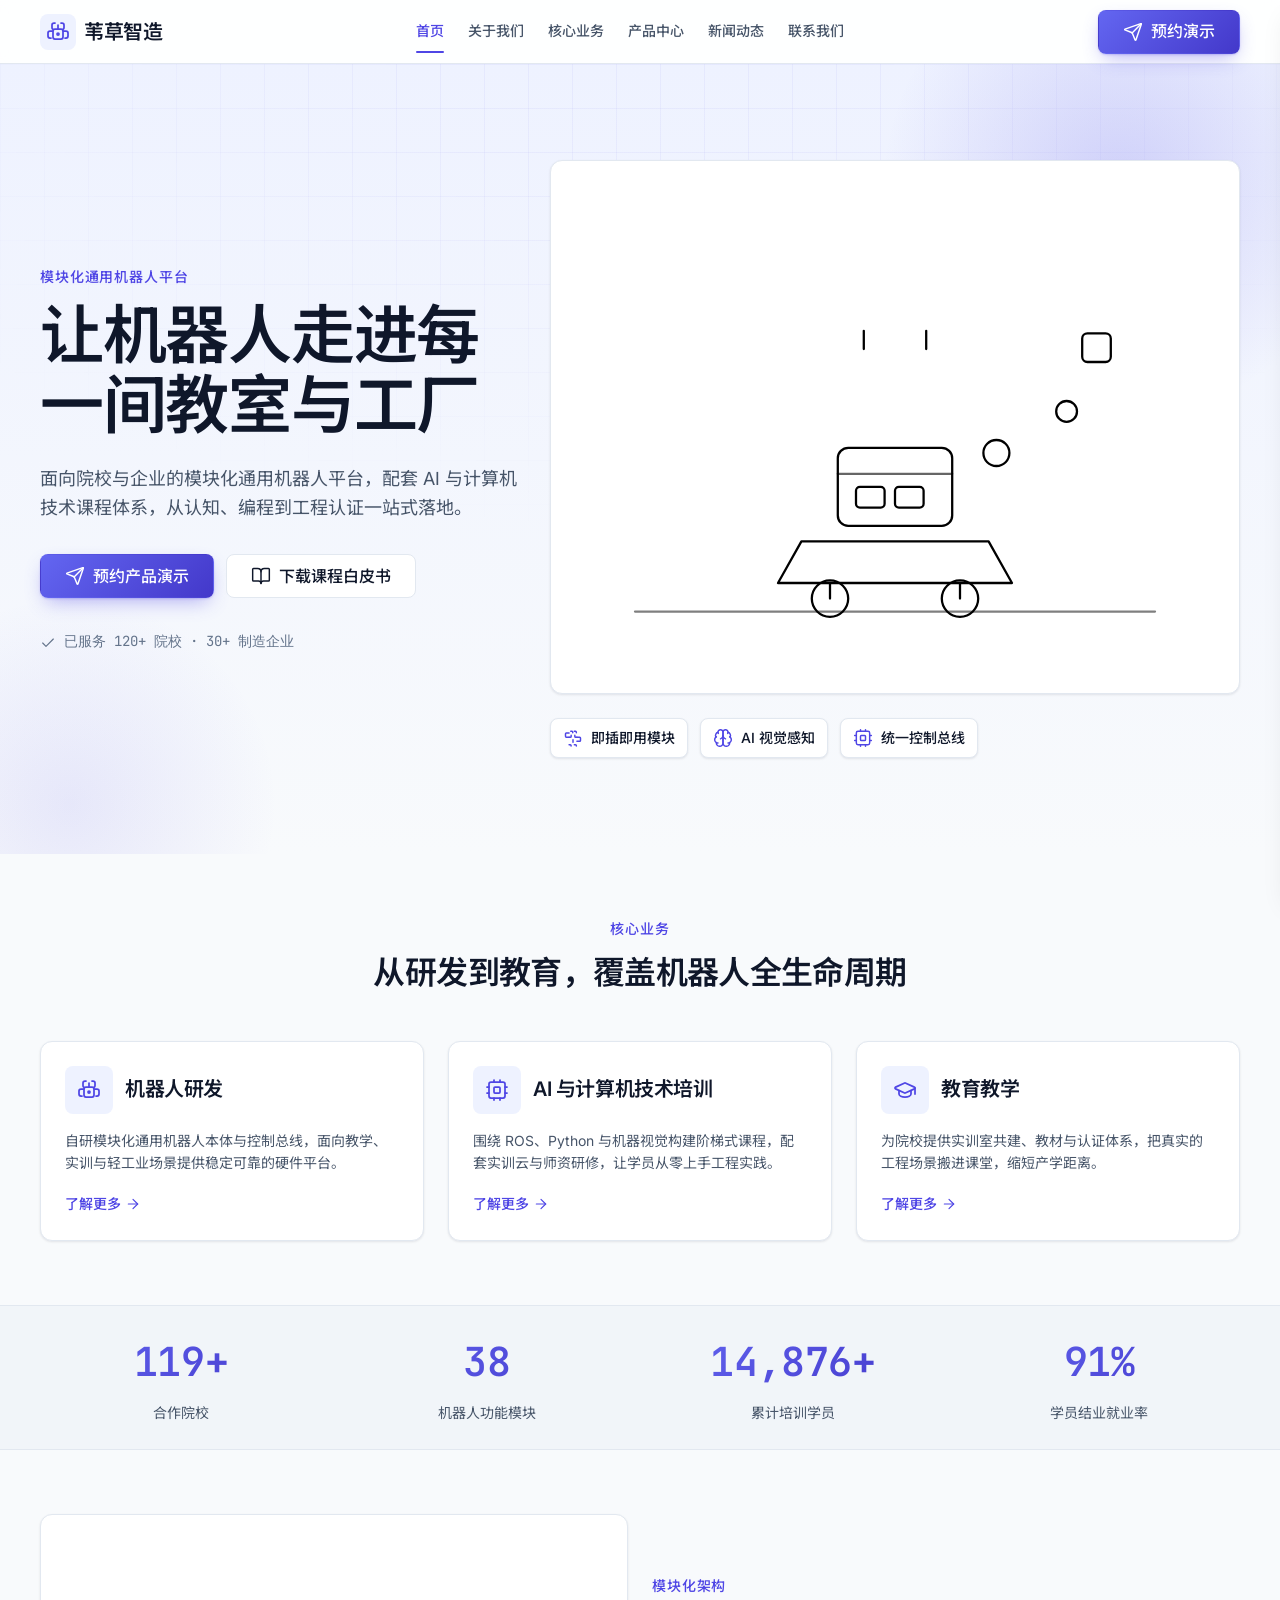
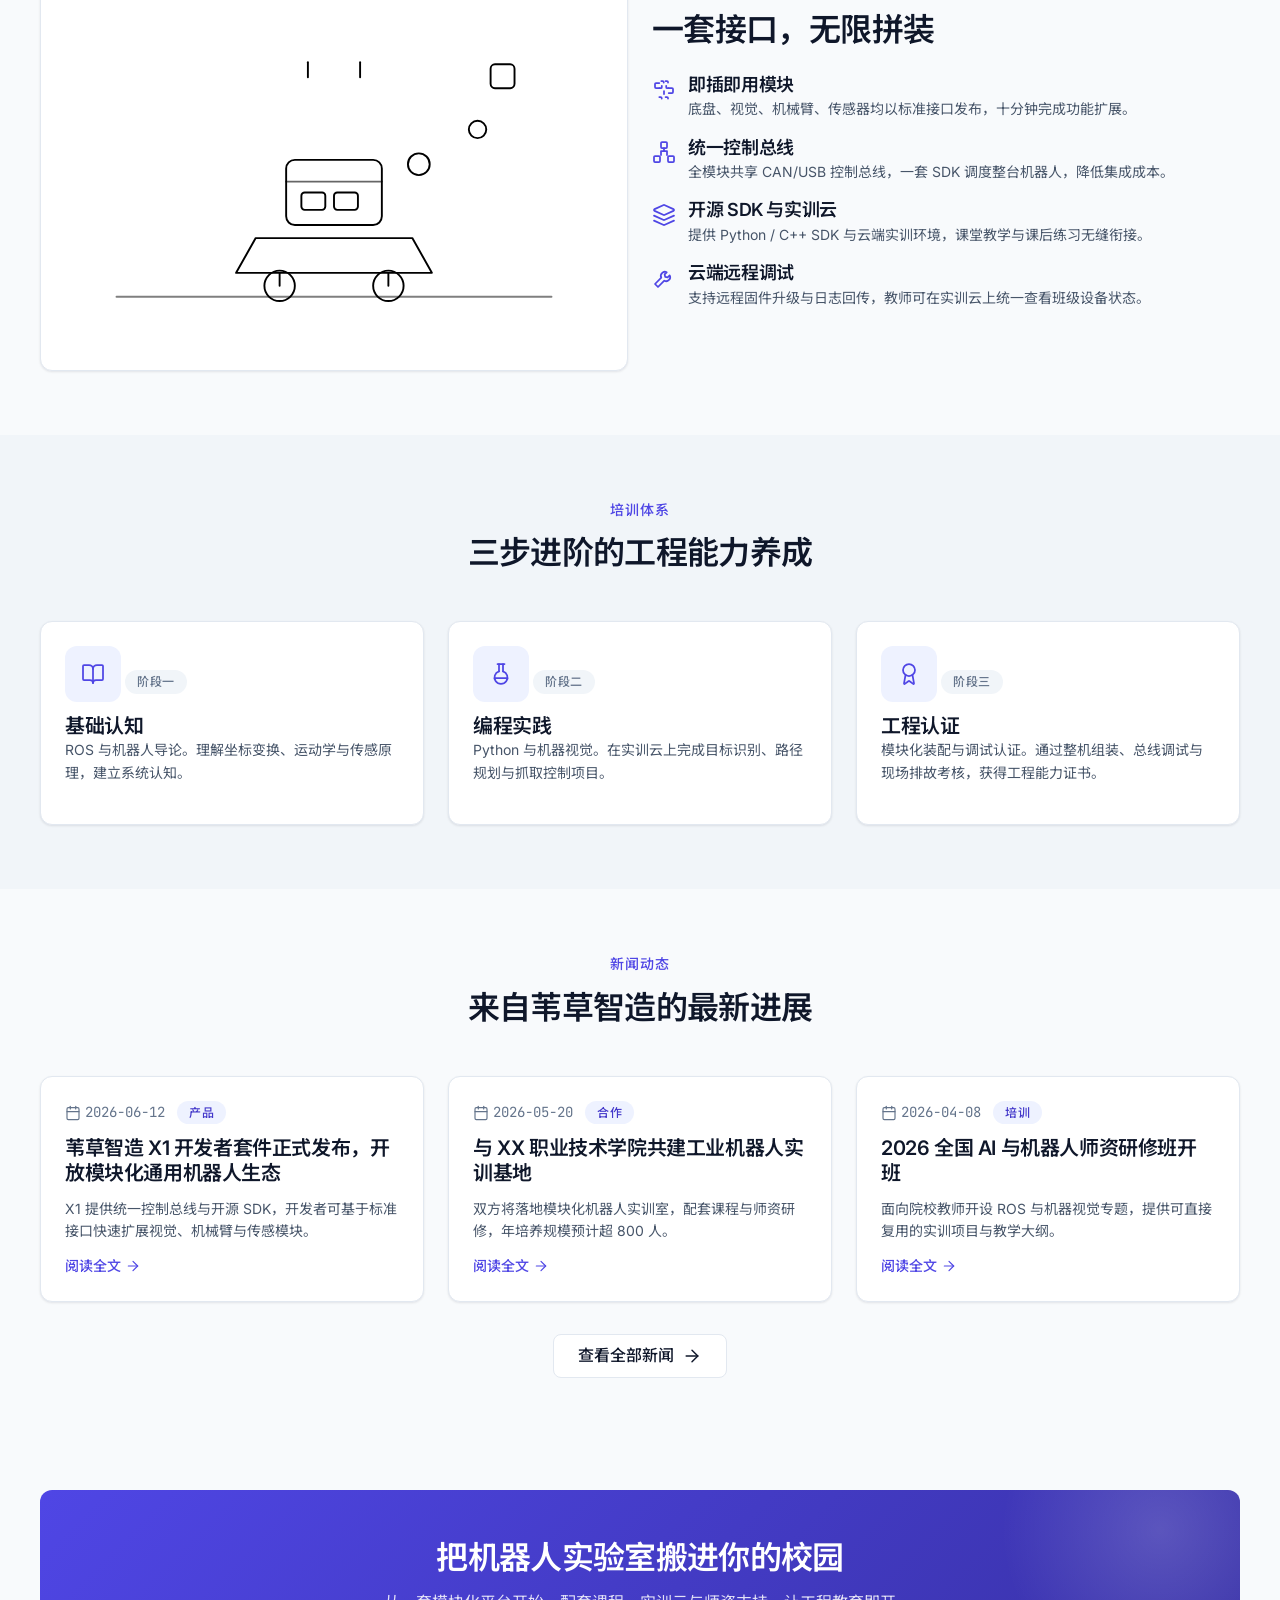
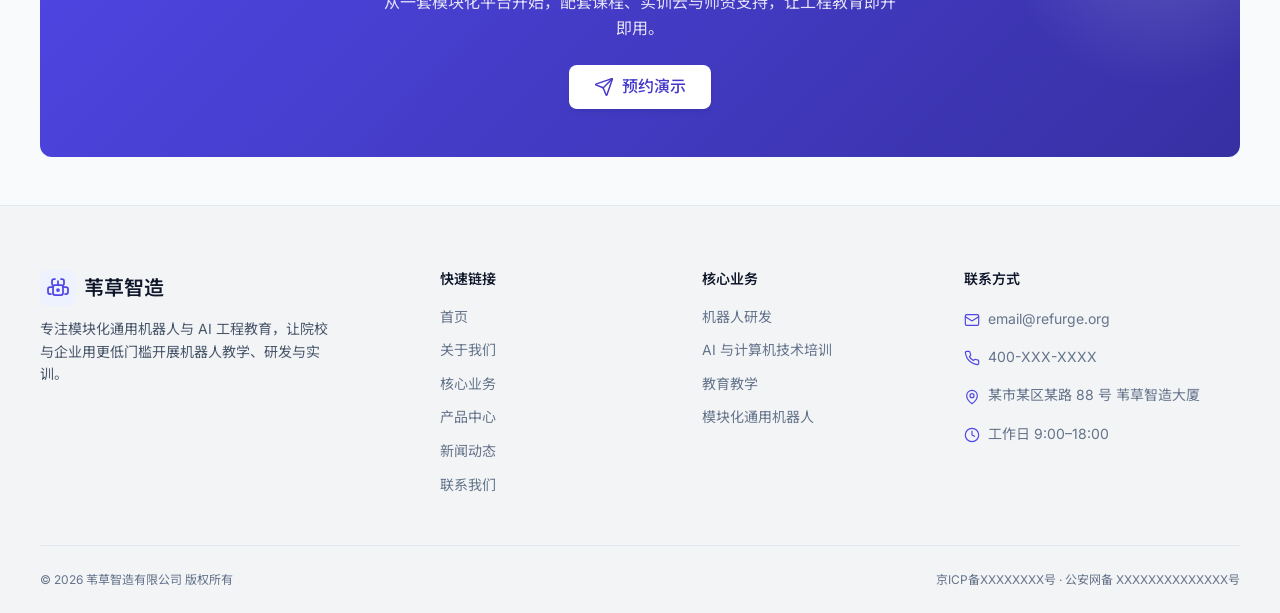
<file: index.html>
<!DOCTYPE html>
<html lang="zh-CN">
<head>
  <meta charset="UTF-8" />
  <meta name="viewport" content="width=device-width, initial-scale=1.0" />
  <title>苇草智造 - 塑造未来</title>
  <meta name="description" content="面向院校与企业提供模块化通用机器人平台，配套 AI 与计算机技术课程体系，已服务 120+ 院校、30+ 制造企业。" />
  <link rel="preconnect" href="https://fonts.googleapis.com" />
  <link rel="preconnect" href="https://fonts.gstatic.com" crossorigin />
  <link href="https://fonts.googleapis.com/css2?family=Inter:wght@400;500;600&family=Noto+Sans+SC:wght@400;500;600&family=JetBrains+Mono:wght@400;500&display=swap" rel="stylesheet" />
  <link rel="stylesheet" href="assets/css/main.css" />
</head>
<body data-page="index">

  <!-- ============ Navbar ============ -->
  <header class="navbar">
    <div class="container navbar__inner">
      <a class="brand" href="index.html" aria-label="苇草智创 首页">
        <span class="icon-tile"><i data-icon="robot" data-size="24"></i></span>
        <span>苇草智造</span>
      </a>
      <nav class="nav-links" aria-label="主导航">
        <a class="nav-link" href="index.html">首页</a>
        <a class="nav-link" href="pages/about.html">关于我们</a>
        <a class="nav-link" href="pages/business.html">核心业务</a>
        <a class="nav-link" href="pages/products.html">产品中心</a>
        <a class="nav-link" href="pages/news.html">新闻动态</a>
        <a class="nav-link" href="pages/contact.html">联系我们</a>
      </nav>
      <div class="nav-actions">
        <a class="btn btn-primary" href="pages/contact.html">
          <span class="icon-wrap"><i data-icon="send" data-size="20"></i></span>
          预约演示
        </a>
        <button class="nav-toggle" type="button" aria-label="打开菜单" aria-expanded="false" aria-controls="mobile-drawer">
          <span class="icon-wrap"><i data-icon="menu" data-size="24"></i></span>
        </button>
      </div>
    </div>
  </header>

  <!-- ============ 移动端抽屉 ============ -->
  <div class="drawer-backdrop" data-drawer-backdrop></div>
  <aside class="drawer" id="mobile-drawer" aria-label="移动端菜单" aria-hidden="true">
    <div class="drawer__head">
      <span class="brand"><span class="icon-tile"><i data-icon="robot" data-size="24"></i></span><span>苇草智造</span></span>
      <button class="drawer__close" type="button" aria-label="关闭菜单">
        <span class="icon-wrap"><i data-icon="x" data-size="24"></i></span>
      </button>
    </div>
    <nav class="drawer__links" aria-label="移动端导航">
      <a href="index.html">首页</a>
      <a href="pages/about.html">关于我们</a>
      <a href="pages/business.html">核心业务</a>
      <a href="pages/products.html">产品中心</a>
      <a href="pages/news.html">新闻动态</a>
      <a href="pages/contact.html">联系我们</a>
    </nav>
    <div class="drawer__actions">
      <a class="btn btn-primary btn-block" href="pages/contact.html">
        <span class="icon-wrap"><i data-icon="send" data-size="20"></i></span>
        预约演示
      </a>
    </div>
  </aside>

  <main>
    <!-- ============ Hero ============ -->
    <section class="hero">
      <div class="hero__glow" aria-hidden="true"></div>
      <div class="hero__glow hero__glow--left" aria-hidden="true"></div>
      <div class="container">
        <div class="row hero__grid">
          <div class="col-5">
            <div class="reveal">
              <p class="eyebrow">模块化通用机器人平台</p>
              <h1 class="hero__title">让机器人走进每一间教室与工厂</h1>
              <p class="hero__lead">面向院校与企业的模块化通用机器人平台，配套 AI 与计算机技术课程体系，从认知、编程到工程认证一站式落地。</p>
              <div class="hero__cta">
                <a class="btn btn-primary" href="pages/contact.html">
                  <span class="icon-wrap"><i data-icon="send" data-size="20"></i></span>
                  预约产品演示
                </a>
                <a class="btn btn-outline" href="pages/products.html">
                  <span class="icon-wrap"><i data-icon="book-open" data-size="20"></i></span>
                  下载课程白皮书
                </a>
              </div>
              <div class="hero__trust">
                <span class="icon-wrap"><i data-icon="check" data-size="16"></i></span>
                已服务 <span class="mono">120+</span> 院校 · <span class="mono">30+</span> 制造企业
              </div>
            </div>
          </div>
          <div class="col-7 hero__media">
            <div class="reveal reveal--d1">
              <div class="media-frame">
                <img class="hero__diagram" src="assets/img/robot-module-diagram.svg" alt="苇草智造模块化通用机器人拼装示意图：底盘模块、控制总线、视觉模块、协作臂与扩展接口即插即用" />
              </div>
              <div class="hero__badges">
                <span class="hero-badge"><span class="icon-wrap"><i data-icon="modules" data-size="20"></i></span>即插即用模块</span>
                <span class="hero-badge"><span class="icon-wrap"><i data-icon="brain" data-size="20"></i></span>AI 视觉感知</span>
                <span class="hero-badge"><span class="icon-wrap"><i data-icon="cpu" data-size="20"></i></span>统一控制总线</span>
              </div>
            </div>
          </div>
        </div>
      </div>
    </section>

    <!-- ============ 业务三栏 ============ -->
    <section class="section">
      <div class="container">
        <div class="section-head reveal">
          <p class="eyebrow">核心业务</p>
          <h2 class="h2">从研发到教育，覆盖机器人全生命周期</h2>
        </div>
        <div class="grid-3">
          <a class="card card--hover card--link reveal" href="pages/business.html">
            <div class="card-icon-head">
              <span class="icon-tile"><i data-icon="robot" data-size="24"></i></span>
              <h3 class="card-title">机器人研发</h3>
            </div>
            <p class="card-desc">自研模块化通用机器人本体与控制总线，面向教学、实训与轻工业场景提供稳定可靠的硬件平台。</p>
            <span class="link-arrow">了解更多 <span class="icon-wrap"><i data-icon="arrow-right" data-size="16"></i></span></span>
          </a>
          <a class="card card--hover card--link reveal reveal--d1" href="pages/business.html">
            <div class="card-icon-head">
              <span class="icon-tile"><i data-icon="cpu" data-size="24"></i></span>
              <h3 class="card-title">AI 与计算机技术培训</h3>
            </div>
            <p class="card-desc">围绕 ROS、Python 与机器视觉构建阶梯式课程，配套实训云与师资研修，让学员从零上手工程实践。</p>
            <span class="link-arrow">了解更多 <span class="icon-wrap"><i data-icon="arrow-right" data-size="16"></i></span></span>
          </a>
          <a class="card card--hover card--link reveal reveal--d2" href="pages/business.html">
            <div class="card-icon-head">
              <span class="icon-tile"><i data-icon="graduation-cap" data-size="24"></i></span>
              <h3 class="card-title">教育教学</h3>
            </div>
            <p class="card-desc">为院校提供实训室共建、教材与认证体系，把真实的工程场景搬进课堂，缩短产学距离。</p>
            <span class="link-arrow">了解更多 <span class="icon-wrap"><i data-icon="arrow-right" data-size="16"></i></span></span>
          </a>
        </div>
      </div>
    </section>

    <!-- ============ 核心数据指标带 ============ -->
    <section class="metrics">
      <div class="container">
        <div class="metrics__grid">
          <div class="metric reveal"><div class="metric__num" data-count="120" data-suffix="+">0</div><div class="metric__label">合作院校</div></div>
          <div class="metric reveal reveal--d1"><div class="metric__num" data-count="38">0</div><div class="metric__label">机器人功能模块</div></div>
          <div class="metric reveal reveal--d2"><div class="metric__num" data-count="15000" data-suffix="+">0</div><div class="metric__label">累计培训学员</div></div>
          <div class="metric reveal reveal--d3"><div class="metric__num" data-count="92" data-suffix="%">0</div><div class="metric__label">学员结业就业率</div></div>
        </div>
      </div>
    </section>

    <!-- ============ 模块化机器人亮点 ============ -->
    <section class="section">
      <div class="container">
        <div class="row" style="align-items:center;">
          <div class="col-6">
            <div class="media-frame reveal">
              <img src="assets/img/robot-module-diagram.svg" alt="苇草智造模块化机器人结构：控制总线连接底盘、视觉、协作臂与扩展接口" />
            </div>
          </div>
          <div class="col-6">
            <div class="reveal reveal--d1">
              <p class="eyebrow">模块化架构</p>
              <h2 class="h2" style="margin-bottom:var(--space-5);">一套接口，无限拼装</h2>
            </div>
            <div class="feature-list">
              <div class="feature-item reveal reveal--d1">
                <span class="icon-wrap"><i data-icon="modules" data-size="24"></i></span>
                <div><h4>即插即用模块</h4><p>底盘、视觉、机械臂、传感器均以标准接口发布，十分钟完成功能扩展。</p></div>
              </div>
              <div class="feature-item reveal reveal--d2">
                <span class="icon-wrap"><i data-icon="network" data-size="24"></i></span>
                <div><h4>统一控制总线</h4><p>全模块共享 CAN/USB 控制总线，一套 SDK 调度整台机器人，降低集成成本。</p></div>
              </div>
              <div class="feature-item reveal reveal--d3">
                <span class="icon-wrap"><i data-icon="layers" data-size="24"></i></span>
                <div><h4>开源 SDK 与实训云</h4><p>提供 Python / C++ SDK 与云端实训环境，课堂教学与课后练习无缝衔接。</p></div>
              </div>
              <div class="feature-item reveal reveal--d4">
                <span class="icon-wrap"><i data-icon="wrench" data-size="24"></i></span>
                <div><h4>云端远程调试</h4><p>支持远程固件升级与日志回传，教师可在实训云上统一查看班级设备状态。</p></div>
              </div>
            </div>
          </div>
        </div>
      </div>
    </section>

    <!-- ============ 培训体系三段 ============ -->
    <section class="section section--muted">
      <div class="container">
        <div class="section-head reveal">
          <p class="eyebrow">培训体系</p>
          <h2 class="h2">三步进阶的工程能力养成</h2>
        </div>
        <div class="grid-3">
          <div class="card reveal">
            <span class="icon-tile icon-tile--lg"><i data-icon="book-open" data-size="24"></i></span>
            <span class="badge badge--neutral" style="margin-top:var(--space-4);">阶段一</span>
            <h3 class="card-title" style="margin-top:var(--space-3);">基础认知</h3>
            <p class="card-desc">ROS 与机器人导论。理解坐标变换、运动学与传感原理，建立系统认知。</p>
          </div>
          <div class="card reveal reveal--d1">
            <span class="icon-tile icon-tile--lg"><i data-icon="flask-conical" data-size="24"></i></span>
            <span class="badge badge--neutral" style="margin-top:var(--space-4);">阶段二</span>
            <h3 class="card-title" style="margin-top:var(--space-3);">编程实践</h3>
            <p class="card-desc">Python 与机器视觉。在实训云上完成目标识别、路径规划与抓取控制项目。</p>
          </div>
          <div class="card reveal reveal--d2">
            <span class="icon-tile icon-tile--lg"><i data-icon="award" data-size="24"></i></span>
            <span class="badge badge--neutral" style="margin-top:var(--space-4);">阶段三</span>
            <h3 class="card-title" style="margin-top:var(--space-3);">工程认证</h3>
            <p class="card-desc">模块化装配与调试认证。通过整机组装、总线调试与现场排故考核，获得工程能力证书。</p>
          </div>
        </div>
      </div>
    </section>

    <!-- ============ 新闻精选 ============ -->
    <section class="section">
      <div class="container">
        <div class="section-head reveal">
          <p class="eyebrow">新闻动态</p>
          <h2 class="h2">来自苇草智造的最新进展</h2>
        </div>
        <div class="news-grid">
          <a class="card card--hover card--link news-card reveal" href="pages/news-detail.html">
            <div class="news-card__meta">
              <span class="date"><span class="icon-wrap"><i data-icon="calendar" data-size="16"></i></span>2026-06-12</span>
              <span class="badge badge--news">产品</span>
            </div>
            <h3 class="news-card__title">苇草智造 X1 开发者套件正式发布，开放模块化通用机器人生态</h3>
            <p class="news-card__excerpt">X1 提供统一控制总线与开源 SDK，开发者可基于标准接口快速扩展视觉、机械臂与传感模块。</p>
            <span class="link-arrow">阅读全文 <span class="icon-wrap"><i data-icon="arrow-right" data-size="16"></i></span></span>
          </a>
          <a class="card card--hover card--link news-card reveal reveal--d1" href="pages/news-detail.html">
            <div class="news-card__meta">
              <span class="date"><span class="icon-wrap"><i data-icon="calendar" data-size="16"></i></span>2026-05-20</span>
              <span class="badge badge--news">合作</span>
            </div>
            <h3 class="news-card__title">与 XX 职业技术学院共建工业机器人实训基地</h3>
            <p class="news-card__excerpt">双方将落地模块化机器人实训室，配套课程与师资研修，年培养规模预计超 800 人。</p>
            <span class="link-arrow">阅读全文 <span class="icon-wrap"><i data-icon="arrow-right" data-size="16"></i></span></span>
          </a>
          <a class="card card--hover card--link news-card reveal reveal--d2" href="pages/news-detail.html">
            <div class="news-card__meta">
              <span class="date"><span class="icon-wrap"><i data-icon="calendar" data-size="16"></i></span>2026-04-08</span>
              <span class="badge badge--news">培训</span>
            </div>
            <h3 class="news-card__title">2026 全国 AI 与机器人师资研修班开班</h3>
            <p class="news-card__excerpt">面向院校教师开设 ROS 与机器视觉专题，提供可直接复用的实训项目与教学大纲。</p>
            <span class="link-arrow">阅读全文 <span class="icon-wrap"><i data-icon="arrow-right" data-size="16"></i></span></span>
          </a>
        </div>
        <div class="text-center" style="margin-top:var(--space-6);">
          <a class="btn btn-outline" href="pages/news.html">查看全部新闻 <span class="icon-wrap"><i data-icon="arrow-right" data-size="20"></i></span></a>
        </div>
      </div>
    </section>

    <!-- ============ CTA band ============ -->
    <section class="section--tight">
      <div class="container">
        <div class="cta-band reveal">
          <h2>把机器人实验室搬进你的校园</h2>
          <p>从一套模块化平台开始，配套课程、实训云与师资支持，让工程教育即开即用。</p>
          <a class="btn btn-primary" href="pages/contact.html">
            <span class="icon-wrap"><i data-icon="send" data-size="20"></i></span>
            预约演示
          </a>
        </div>
      </div>
    </section>
  </main>

  <button class="back-to-top" type="button" data-back-to-top aria-label="返回顶部">
    <span class="icon-wrap"><i data-icon="arrow-up" data-size="20"></i></span>
  </button>

  <!-- ============ Footer ============ -->
  <footer class="footer">
    <div class="container">
      <div class="footer__cols">
        <div>
          <div class="footer__brand">
            <span class="icon-tile"><i data-icon="robot" data-size="24"></i></span>
            <span>苇草智造</span>
          </div>
          <p class="footer__desc">专注模块化通用机器人与 AI 工程教育，让院校与企业用更低门槛开展机器人教学、研发与实训。</p>
        </div>
        <div class="footer__col">
          <h4>快速链接</h4>
          <ul>
            <li><a href="index.html">首页</a></li>
            <li><a href="pages/about.html">关于我们</a></li>
            <li><a href="pages/business.html">核心业务</a></li>
            <li><a href="pages/products.html">产品中心</a></li>
            <li><a href="pages/news.html">新闻动态</a></li>
            <li><a href="pages/contact.html">联系我们</a></li>
          </ul>
        </div>
        <div class="footer__col">
          <h4>核心业务</h4>
          <ul>
            <li><a href="pages/business.html">机器人研发</a></li>
            <li><a href="pages/business.html">AI 与计算机技术培训</a></li>
            <li><a href="pages/business.html">教育教学</a></li>
            <li><a href="pages/business.html">模块化通用机器人</a></li>
          </ul>
        </div>
        <div class="footer__col">
          <h4>联系方式</h4>
          <ul class="footer__contact">
            <li><span class="icon-wrap"><i data-icon="mail" data-size="16"></i></span><a href="mailto:email@refurge.org">email@refurge.org</a></li>
            <li><span class="icon-wrap"><i data-icon="phone" data-size="16"></i></span><a href="tel:4000000000">400-XXX-XXXX</a></li>
            <li><span class="icon-wrap"><i data-icon="map-pin" data-size="16"></i></span><span>某市某区某路 88 号 苇草智造大厦</span></li>
            <li><span class="icon-wrap"><i data-icon="clock" data-size="16"></i></span><span>工作日 9:00–18:00</span></li>
          </ul>
        </div>
      </div>
      <div class="footer__bottom">
        <span>© 2026 苇草智造有限公司 版权所有</span>
        <span>京ICP备XXXXXXXX号 · <a href="#">公安网备 XXXXXXXXXXXXXX号</a></span>
      </div>
    </div>
  </footer>

  <div class="toast" data-toast role="status" aria-live="polite"></div>

  <script src="assets/js/icons.js"></script>
  <script src="assets/js/main.js"></script>
</body>
</html>
</file>
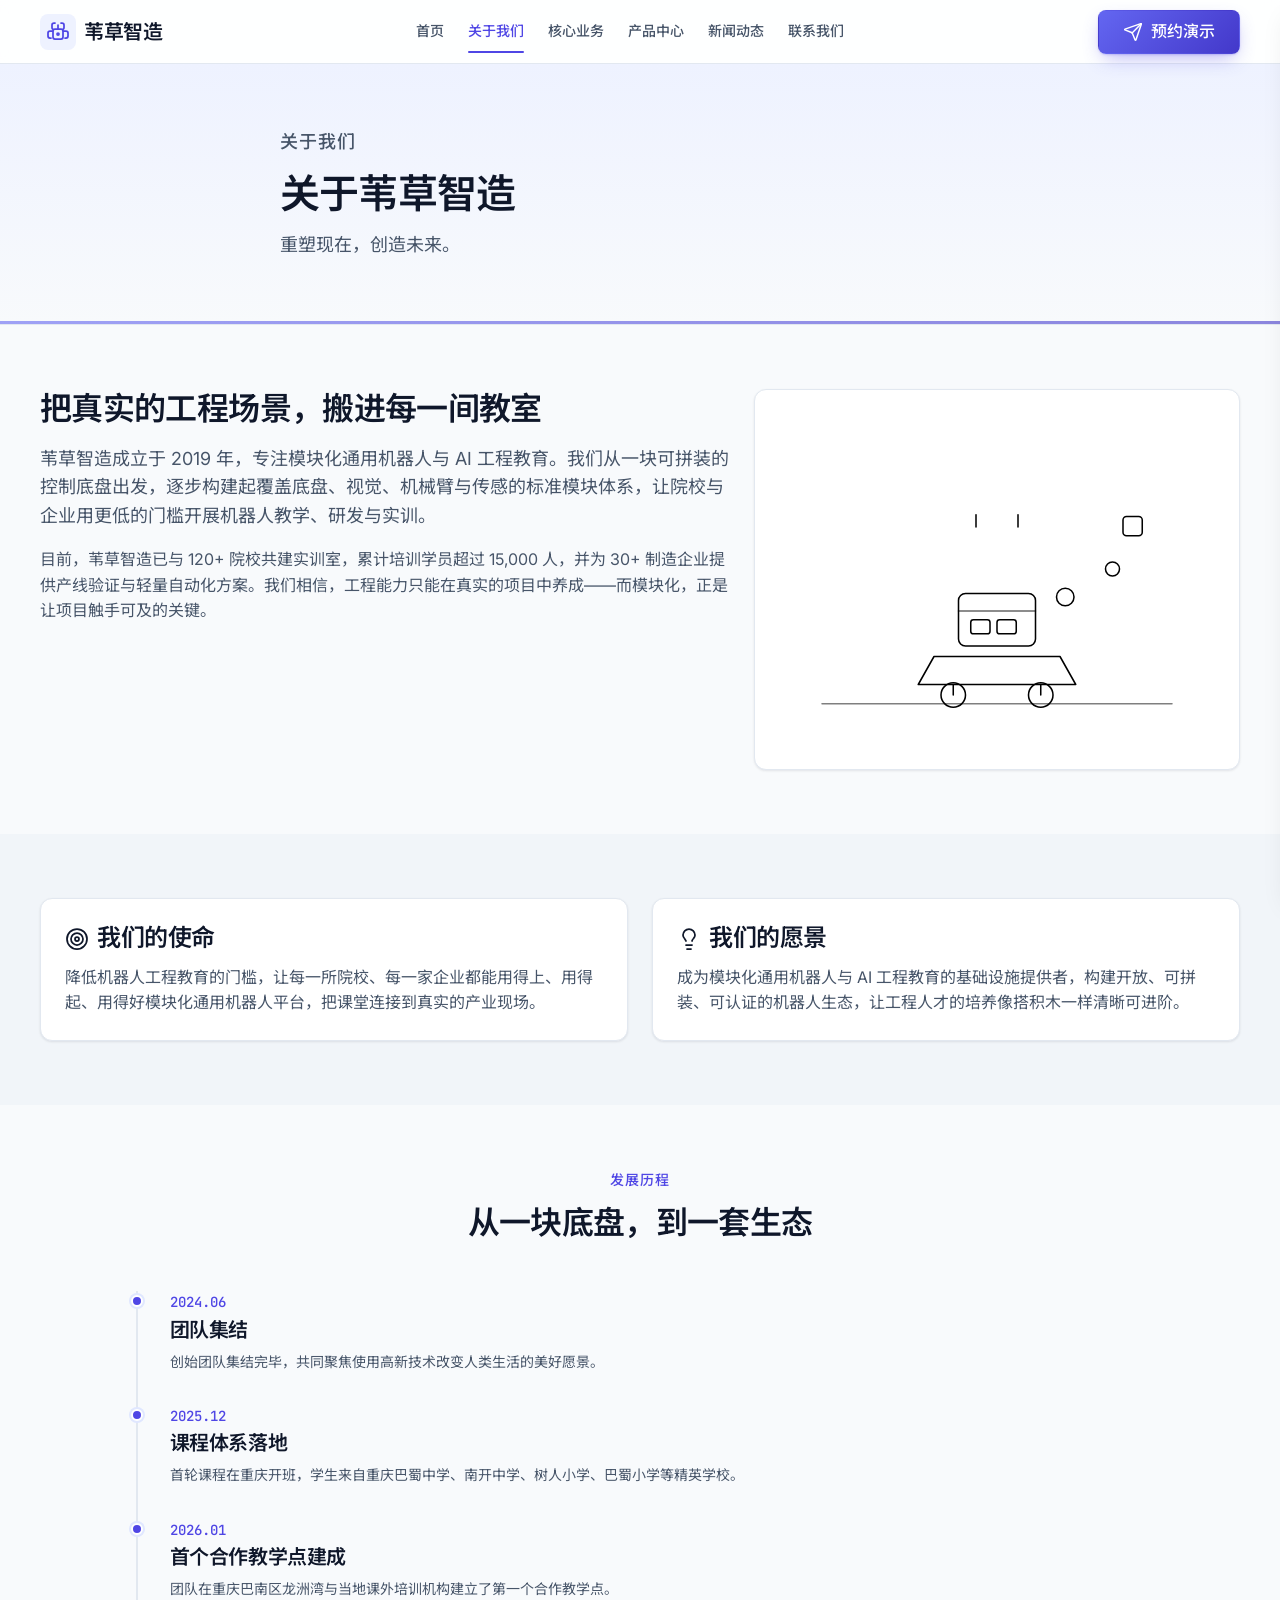
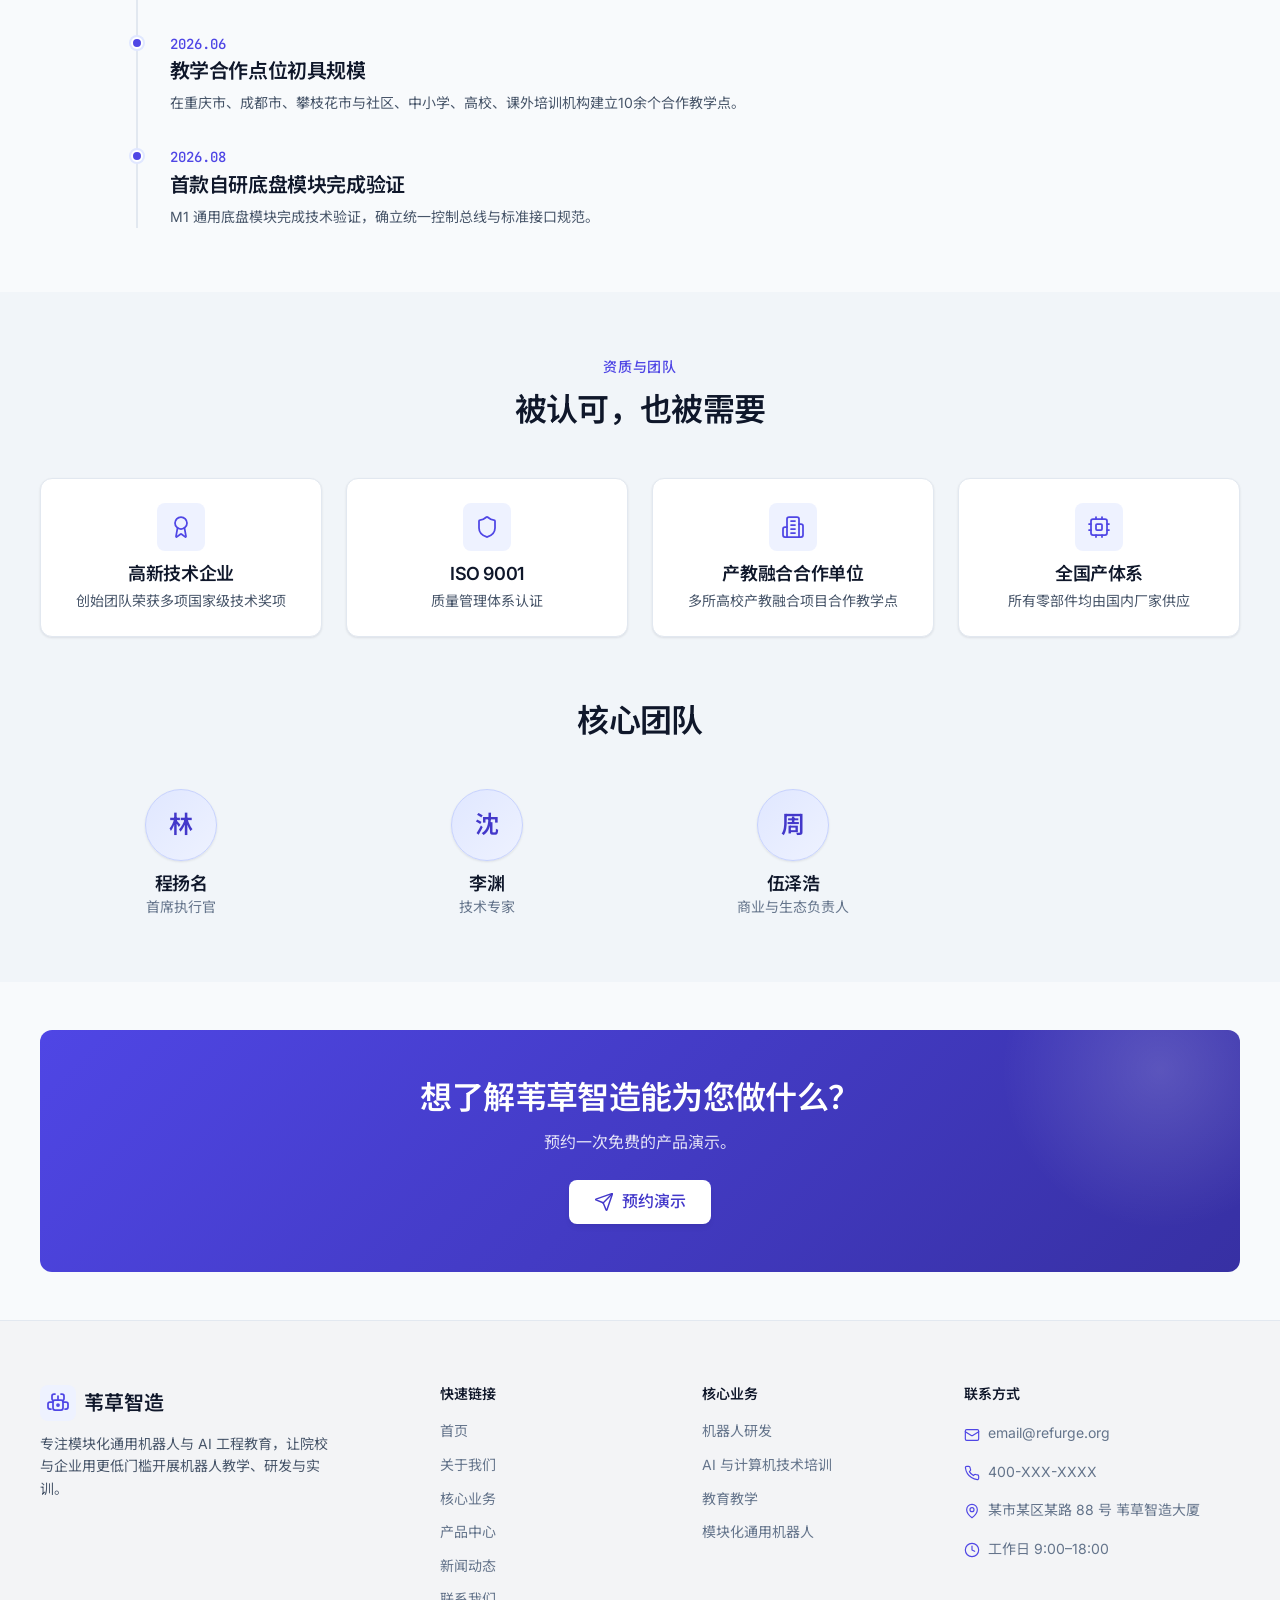
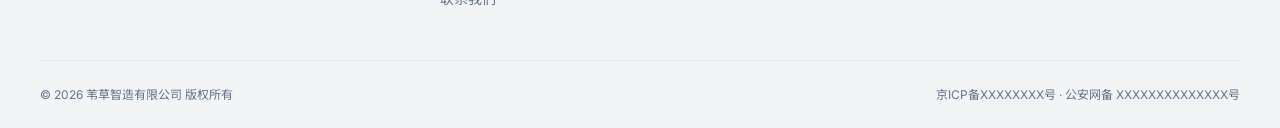
<file: pages/about.html>
<!DOCTYPE html>
<html lang="zh-CN">
<head>
  <meta charset="UTF-8" />
  <meta name="viewport" content="width=device-width, initial-scale=1.0" />
  <title>关于苇草智造 - 用模块化机器人，重写工程教育</title>
  <meta name="description" content="苇草智造成立于 2026 年，专注模块化通用机器人与 AI 工程教育，已与 120+ 院校共建实训室，获得高新技术企业等资质。" />
  <link rel="preconnect" href="https://fonts.googleapis.com" />
  <link rel="preconnect" href="https://fonts.gstatic.com" crossorigin />
  <link href="https://fonts.googleapis.com/css2?family=Inter:wght@400;500;600&family=Noto+Sans+SC:wght@400;500;600&family=JetBrains+Mono:wght@400;500&display=swap" rel="stylesheet" />
  <link rel="stylesheet" href="../assets/css/main.css" />
</head>
<body data-page="about">

  <header class="navbar">
    <div class="container navbar__inner">
      <a class="brand" href="../index.html" aria-label="苇草智造 首页">
        <span class="icon-tile"><i data-icon="robot" data-size="24"></i></span>
        <span>苇草智造</span>
      </a>
      <nav class="nav-links" aria-label="主导航">
        <a class="nav-link" href="../index.html">首页</a>
        <a class="nav-link" href="about.html">关于我们</a>
        <a class="nav-link" href="business.html">核心业务</a>
        <a class="nav-link" href="products.html">产品中心</a>
        <a class="nav-link" href="news.html">新闻动态</a>
        <a class="nav-link" href="contact.html">联系我们</a>
      </nav>
      <div class="nav-actions">
        <a class="btn btn-primary" href="contact.html">
          <span class="icon-wrap"><i data-icon="send" data-size="20"></i></span>预约演示
        </a>
        <button class="nav-toggle" type="button" aria-label="打开菜单" aria-expanded="false" aria-controls="mobile-drawer">
          <span class="icon-wrap"><i data-icon="menu" data-size="24"></i></span>
        </button>
      </div>
    </div>
  </header>

  <div class="drawer-backdrop" data-drawer-backdrop></div>
  <aside class="drawer" id="mobile-drawer" aria-label="移动端菜单" aria-hidden="true">
    <div class="drawer__head">
      <span class="brand"><span class="icon-tile"><i data-icon="robot" data-size="24"></i></span><span>苇草智造</span></span>
      <button class="drawer__close" type="button" aria-label="关闭菜单">
        <span class="icon-wrap"><i data-icon="x" data-size="24"></i></span>
      </button>
    </div>
    <nav class="drawer__links" aria-label="移动端导航">
      <a href="../index.html">首页</a>
      <a href="about.html">关于我们</a>
      <a href="business.html">核心业务</a>
      <a href="products.html">产品中心</a>
      <a href="news.html">新闻动态</a>
      <a href="contact.html">联系我们</a>
    </nav>
    <div class="drawer__actions">
      <a class="btn btn-primary btn-block" href="contact.html">
        <span class="icon-wrap"><i data-icon="send" data-size="20"></i></span>预约演示
      </a>
    </div>
  </aside>

  <main>
    <section class="page-banner">
      <div class="container page-banner__inner">
        <div class="reveal">
          <p class="eyebrow">关于我们</p>
          <h1>关于苇草智造</h1>
          <p>重塑现在，创造未来。</p>
        </div>
    </section>

    <section class="section">
      <div class="container">
        <div class="row">
          <div class="col-7">
            <div class="reveal">
            <h2 class="h2" style="margin-bottom:var(--space-4);">把真实的工程场景，搬进每一间教室</h2>
            <p class="lead" style="margin-bottom:var(--space-4);">苇草智造成立于 2019 年，专注模块化通用机器人与 AI 工程教育。我们从一块可拼装的控制底盘出发，逐步构建起覆盖底盘、视觉、机械臂与传感的标准模块体系，让院校与企业用更低的门槛开展机器人教学、研发与实训。</p>
            <p class="muted">目前，苇草智造已与 120+ 院校共建实训室，累计培训学员超过 15,000 人，并为 30+ 制造企业提供产线验证与轻量自动化方案。我们相信，工程能力只能在真实的项目中养成——而模块化，正是让项目触手可及的关键。</p>
            </div>
          </div>
          <div class="col-5">
            <div class="media-frame reveal reveal--d1" style="min-height:280px;">
              <img src="../assets/img/robot-module-diagram.svg" alt="苇草智造模块化通用机器人拼装示意图" />
            </div>
          </div>
        </div>
      </div>
    </section>

    <section class="section section--muted">
      <div class="container">
        <div class="duo">
          <div class="card reveal">
            <h3><span class="icon-wrap"><i data-icon="target" data-size="24"></i></span>我们的使命</h3>
            <p class="muted">降低机器人工程教育的门槛，让每一所院校、每一家企业都能用得上、用得起、用得好模块化通用机器人平台，把课堂连接到真实的产业现场。</p>
          </div>
          <div class="card reveal reveal--d1">
            <h3><span class="icon-wrap"><i data-icon="lightbulb" data-size="24"></i></span>我们的愿景</h3>
            <p class="muted">成为模块化通用机器人与 AI 工程教育的基础设施提供者，构建开放、可拼装、可认证的机器人生态，让工程人才的培养像搭积木一样清晰可进阶。</p>
          </div>
        </div>
      </div>
    </section>

    <section class="section">
      <div class="container">
        <div class="section-head reveal">
          <p class="eyebrow">发展历程</p>
          <h2 class="h2">从一块底盘，到一套生态</h2>
        </div>
        <div class="row">
          <div class="col-8" style="margin-inline:auto;">
            <div class="timeline">
              <div class="timeline__item reveal">
                <div class="timeline__year">2024.06</div>
                <h4 class="timeline__title">团队集结</h4>
                <p class="timeline__desc">创始团队集结完毕，共同聚焦使用高新技术改变人类生活的美好愿景。</p>
              </div>
              <div class="timeline__item reveal">
                <div class="timeline__year">2025.12</div>
                <h4 class="timeline__title">课程体系落地</h4>
                <p class="timeline__desc">首轮课程在重庆开班，学生来自重庆巴蜀中学、南开中学、树人小学、巴蜀小学等精英学校。</p>
              </div>
              <div class="timeline__item reveal">
                <div class="timeline__year">2026.01</div>
                <h4 class="timeline__title">首个合作教学点建成</h4>
                <p class="timeline__desc">团队在重庆巴南区龙洲湾与当地课外培训机构建立了第一个合作教学点。</p>
              </div>
              <div class="timeline__item reveal">
                <div class="timeline__year">2026.06</div>
                <h4 class="timeline__title">教学合作点位初具规模</h4>
                <p class="timeline__desc">在重庆市、成都市、攀枝花市与社区、中小学、高校、课外培训机构建立10余个合作教学点。</p>
              </div>
               <div class="timeline__item reveal">
                <div class="timeline__year">2026.08</div>
                <h4 class="timeline__title">首款自研底盘模块完成验证</h4>
                <p class="timeline__desc">M1 通用底盘模块完成技术验证，确立统一控制总线与标准接口规范。</p>
              </div>
            </div>
          </div>
        </div>
      </div>
    </section>

    <section class="section section--muted">
      <div class="container">
        <div class="section-head reveal">
          <p class="eyebrow">资质与团队</p>
          <h2 class="h2">被认可，也被需要</h2>
        </div>
        <div class="cred-grid">
          <div class="card cred reveal">
            <span class="icon-tile"><i data-icon="award" data-size="24"></i></span>
            <h4>高新技术企业</h4>
            <p>创始团队荣获多项国家级技术奖项</p>
          </div>
          <div class="card cred reveal reveal--d1">
            <span class="icon-tile"><i data-icon="shield" data-size="24"></i></span>
            <h4>ISO 9001</h4>
            <p>质量管理体系认证</p>
          </div>
          <div class="card cred reveal reveal--d2">
            <span class="icon-tile"><i data-icon="building-2" data-size="24"></i></span>
            <h4>产教融合合作单位</h4>
            <p>多所高校产教融合项目合作教学点</p>
          </div>
          <div class="card cred reveal reveal--d3">
            <span class="icon-tile"><i data-icon="cpu" data-size="24"></i></span>
            <h4>全国产体系</h4>
            <p>所有零部件均由国内厂家供应</p>
          </div>
        </div>

        <div class="section-head reveal" style="margin-top:var(--space-8);">
          <h2 class="h2">核心团队</h2>
        </div>
        <div class="team-grid">
          <div class="person reveal">
            <div class="person__avatar">林</div>
            <h4>程扬名</h4>
            <p>首席执行官</p>
          </div>
          <div class="person reveal reveal--d1">
            <div class="person__avatar">沈</div>
            <h4>李渊</h4>
            <p>技术专家</p>
          </div>
          <div class="person reveal reveal--d2">
            <div class="person__avatar">周</div>
            <h4>伍泽浩</h4>
            <p>商业与生态负责人</p>
          </div>
        </div>
      </div>
    </section>

    <section class="section--tight">
      <div class="container">
        <div class="cta-band reveal">
          <h2>想了解苇草智造能为您做什么？</h2>
          <p>预约一次免费的产品演示。</p>
          <a class="btn btn-primary" href="contact.html">
            <span class="icon-wrap"><i data-icon="send" data-size="20"></i></span>预约演示
          </a>
        </div>
      </div>
    </section>
  </main>
  <button class="back-to-top" type="button" data-back-to-top aria-label="返回顶部">
    <span class="icon-wrap"><i data-icon="arrow-up" data-size="20"></i></span>
  </button>


  <footer class="footer">
    <div class="container">
      <div class="footer__cols">
        <div>
          <div class="footer__brand">
            <span class="icon-tile"><i data-icon="robot" data-size="24"></i></span>
            <span>苇草智造</span>
          </div>
          <p class="footer__desc">专注模块化通用机器人与 AI 工程教育，让院校与企业用更低门槛开展机器人教学、研发与实训。</p>
        </div>
        <div class="footer__col">
          <h4>快速链接</h4>
          <ul>
            <li><a href="../index.html">首页</a></li>
            <li><a href="about.html">关于我们</a></li>
            <li><a href="business.html">核心业务</a></li>
            <li><a href="products.html">产品中心</a></li>
            <li><a href="news.html">新闻动态</a></li>
            <li><a href="contact.html">联系我们</a></li>
          </ul>
        </div>
        <div class="footer__col">
          <h4>核心业务</h4>
          <ul>
            <li><a href="business.html">机器人研发</a></li>
            <li><a href="business.html">AI 与计算机技术培训</a></li>
            <li><a href="business.html">教育教学</a></li>
            <li><a href="business.html">模块化通用机器人</a></li>
          </ul>
        </div>
        <div class="footer__col">
          <h4>联系方式</h4>
          <ul class="footer__contact">
            <li><span class="icon-wrap"><i data-icon="mail" data-size="16"></i></span><a href="mailto:email@refurge.org">email@refurge.org</a></li>
            <li><span class="icon-wrap"><i data-icon="phone" data-size="16"></i></span><a href="tel:4000000000">400-XXX-XXXX</a></li>
            <li><span class="icon-wrap"><i data-icon="map-pin" data-size="16"></i></span><span>某市某区某路 88 号 苇草智造大厦</span></li>
            <li><span class="icon-wrap"><i data-icon="clock" data-size="16"></i></span><span>工作日 9:00–18:00</span></li>
          </ul>
        </div>
      </div>
      <div class="footer__bottom">
        <span>© 2026 苇草智造有限公司 版权所有</span>
        <span>京ICP备XXXXXXXX号 · <a href="#">公安网备 XXXXXXXXXXXXXX号</a></span>
      </div>
    </div>
  </footer>

  <div class="toast" data-toast role="status" aria-live="polite"></div>

  <script src="../assets/js/icons.js"></script>
  <script src="../assets/js/main.js"></script>
</body>
</html>
</file>
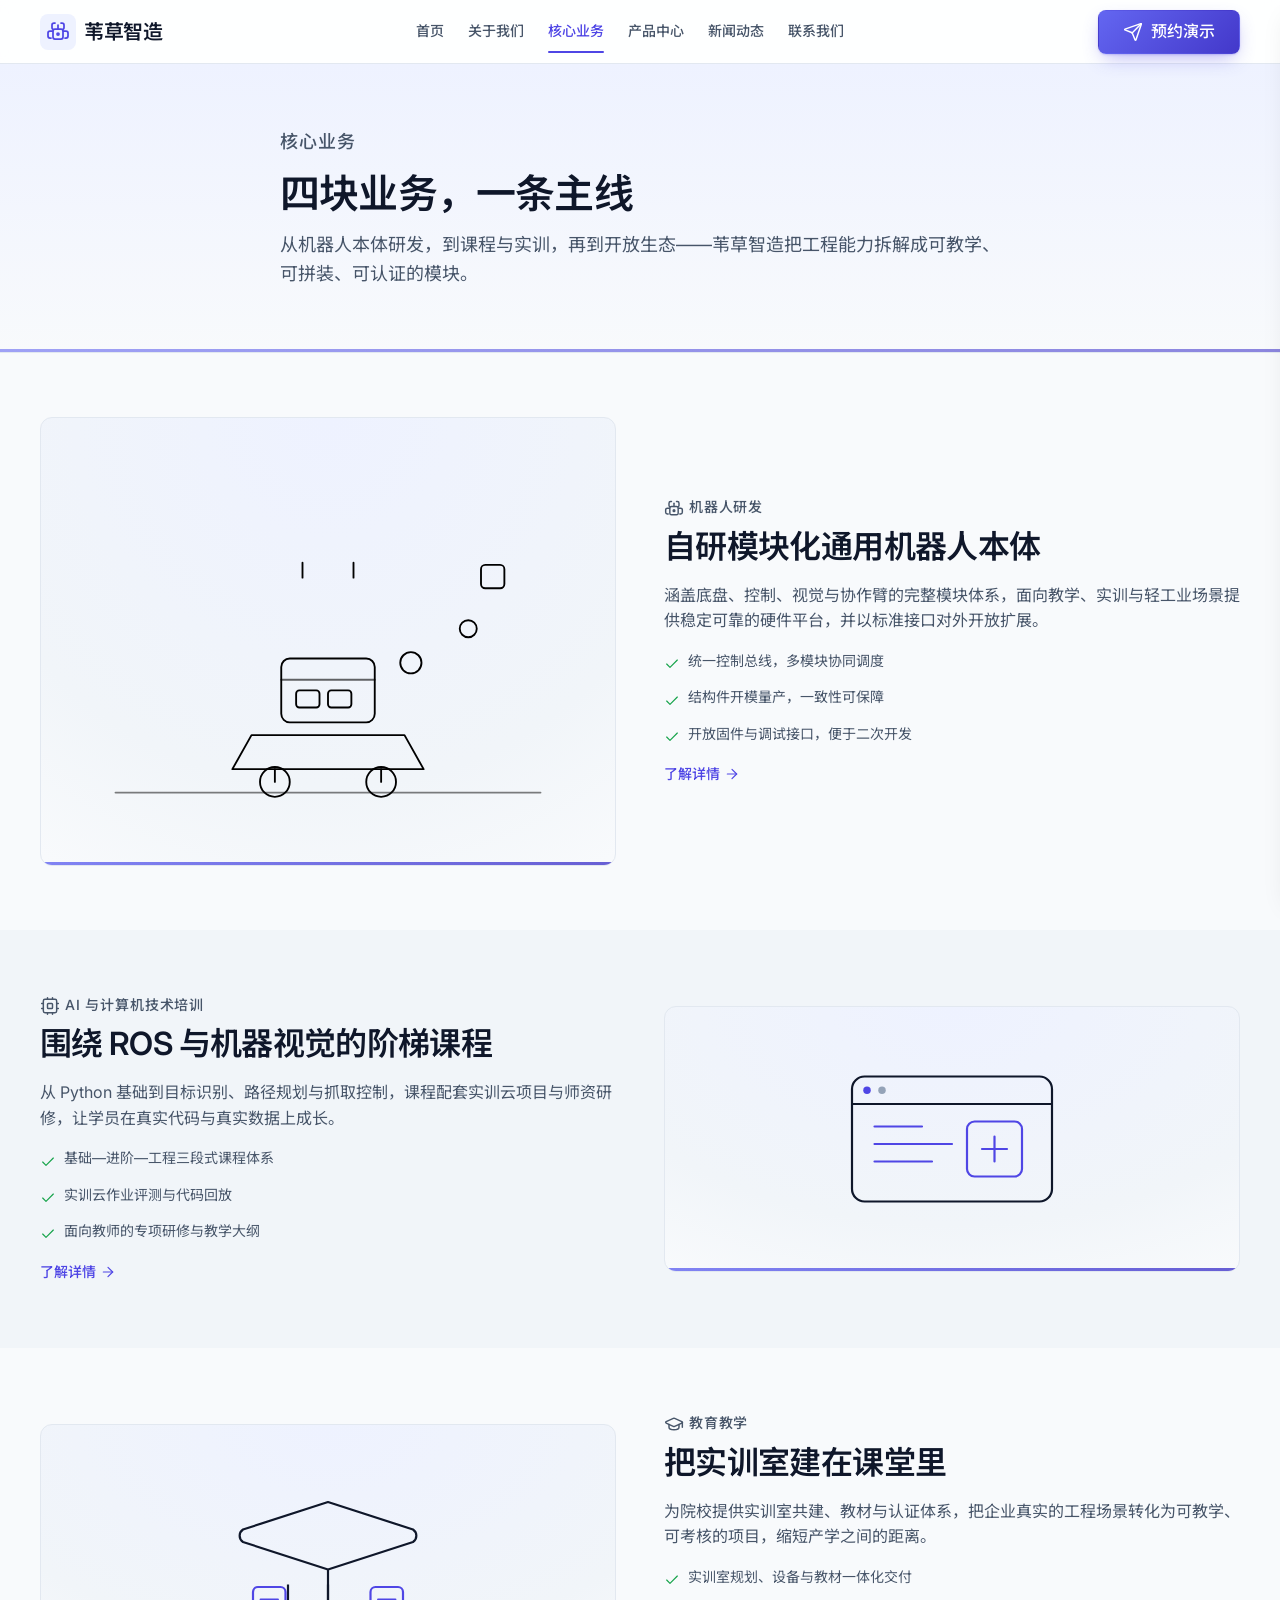
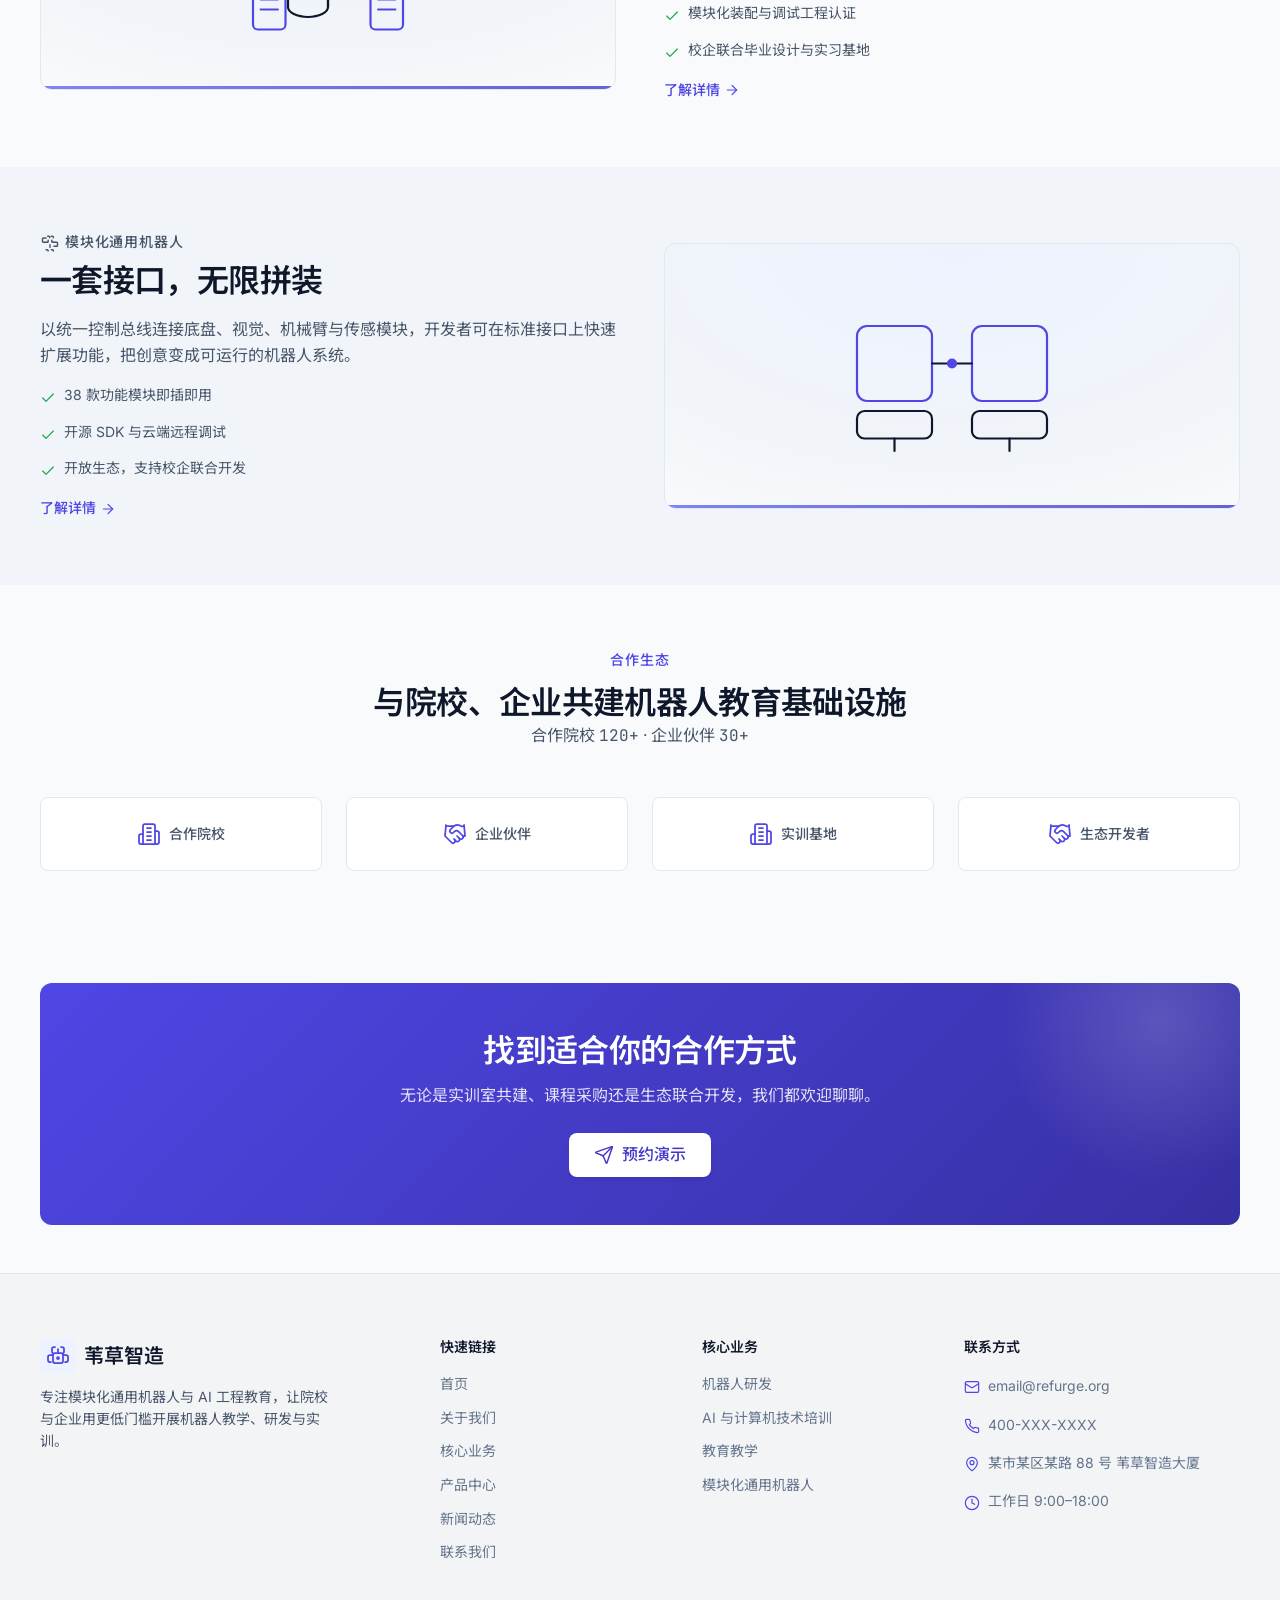
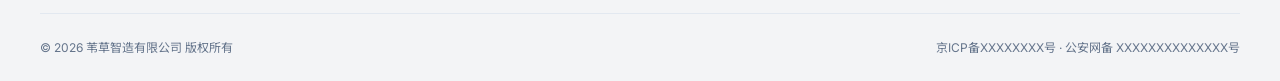
<file: pages/business.html>
<!DOCTYPE html>
<html lang="zh-CN">
<head>
  <meta charset="UTF-8" />
  <meta name="viewport" content="width=device-width, initial-scale=1.0" />
  <title>核心业务 - 机器人研发 / AI培训 / 教育教学 / 模块化平台</title>
  <meta name="description" content="苇草智造四大核心业务：模块化机器人研发、AI 与计算机技术培训、教育教学实训、模块化通用机器人平台，配套校企共建与生态合作。" />
  <link rel="preconnect" href="https://fonts.googleapis.com" />
  <link rel="preconnect" href="https://fonts.gstatic.com" crossorigin />
  <link href="https://fonts.googleapis.com/css2?family=Inter:wght@400;500;600&family=Noto+Sans+SC:wght@400;500;600&family=JetBrains+Mono:wght@400;500&display=swap" rel="stylesheet" />
  <link rel="stylesheet" href="../assets/css/main.css" />
</head>
<body data-page="business">

  <header class="navbar">
    <div class="container navbar__inner">
      <a class="brand" href="../index.html" aria-label="苇草智造 首页">
        <span class="icon-tile"><i data-icon="robot" data-size="24"></i></span>
        <span>苇草智造</span>
      </a>
      <nav class="nav-links" aria-label="主导航">
        <a class="nav-link" href="../index.html">首页</a>
        <a class="nav-link" href="about.html">关于我们</a>
        <a class="nav-link" href="business.html">核心业务</a>
        <a class="nav-link" href="products.html">产品中心</a>
        <a class="nav-link" href="news.html">新闻动态</a>
        <a class="nav-link" href="contact.html">联系我们</a>
      </nav>
      <div class="nav-actions">
        <a class="btn btn-primary" href="contact.html">
          <span class="icon-wrap"><i data-icon="send" data-size="20"></i></span>预约演示
        </a>
        <button class="nav-toggle" type="button" aria-label="打开菜单" aria-expanded="false" aria-controls="mobile-drawer">
          <span class="icon-wrap"><i data-icon="menu" data-size="24"></i></span>
        </button>
      </div>
    </div>
  </header>

  <div class="drawer-backdrop" data-drawer-backdrop></div>
  <aside class="drawer" id="mobile-drawer" aria-label="移动端菜单" aria-hidden="true">
    <div class="drawer__head">
      <span class="brand"><span class="icon-tile"><i data-icon="robot" data-size="24"></i></span><span>苇草智造</span></span>
      <button class="drawer__close" type="button" aria-label="关闭菜单">
        <span class="icon-wrap"><i data-icon="x" data-size="24"></i></span>
      </button>
    </div>
    <nav class="drawer__links" aria-label="移动端导航">
      <a href="../index.html">首页</a>
      <a href="about.html">关于我们</a>
      <a href="business.html">核心业务</a>
      <a href="products.html">产品中心</a>
      <a href="news.html">新闻动态</a>
      <a href="contact.html">联系我们</a>
    </nav>
    <div class="drawer__actions">
      <a class="btn btn-primary btn-block" href="contact.html">
        <span class="icon-wrap"><i data-icon="send" data-size="20"></i></span>预约演示
      </a>
    </div>
  </aside>

  <main>
    <section class="page-banner">
      <div class="container page-banner__inner reveal">
        <p class="eyebrow">核心业务</p>
        <h1>四块业务，一条主线</h1>
        <p>从机器人本体研发，到课程与实训，再到开放生态——苇草智造把工程能力拆解成可教学、可拼装、可认证的模块。</p>
      </div>
    </section>

    <!-- 1. 机器人研发 -->
    <section class="section">
      <div class="container">
        <div class="split">
          <div class="split__media reveal">
            <img src="../assets/img/robot-module-diagram.svg" alt="苇草智造模块化通用机器人本体结构示意" />
          </div>
          <div class="split__body reveal reveal--d1">
            <p class="eyebrow"><span class="icon-wrap"><i data-icon="robot" data-size="20"></i></span> 机器人研发</p>
            <h2>自研模块化通用机器人本体</h2>
            <p>涵盖底盘、控制、视觉与协作臂的完整模块体系，面向教学、实训与轻工业场景提供稳定可靠的硬件平台，并以标准接口对外开放扩展。</p>
            <ul class="check-list">
              <li><span class="icon-wrap"><i data-icon="check" data-size="16"></i></span>统一控制总线，多模块协同调度</li>
              <li><span class="icon-wrap"><i data-icon="check" data-size="16"></i></span>结构件开模量产，一致性可保障</li>
              <li><span class="icon-wrap"><i data-icon="check" data-size="16"></i></span>开放固件与调试接口，便于二次开发</li>
            </ul>
            <a class="link-arrow" href="products.html" style="margin-top:var(--space-4);display:inline-flex;">了解详情 <span class="icon-wrap"><i data-icon="arrow-right" data-size="16"></i></span></a>
          </div>
        </div>
      </div>
    </section>

    <!-- 2. AI 与计算机技术培训 -->
    <section class="section section--muted">
      <div class="container">
        <div class="split split--reverse">
          <div class="split__media reveal">
            <svg viewBox="0 0 240 160" fill="none" role="img" aria-label="AI 与计算机技术培训示意" style="width:100%;height:auto;max-height:200px;">
              <rect x="40" y="30" width="160" height="100" rx="10" fill="none" stroke="currentColor" stroke-width="1.75"/>
              <line x1="40" y1="52" x2="200" y2="52" stroke="currentColor" stroke-width="1.75"/>
              <circle cx="52" cy="41" r="3" fill="var(--color-primary-600)"/>
              <circle cx="64" cy="41" r="3" fill="var(--neutral-fgSubtle)"/>
              <path d="M58 70 H96 M58 84 H120 M58 98 H104" stroke="var(--color-primary-600)" stroke-width="1.75" stroke-linecap="round"/>
              <rect x="132" y="66" width="44" height="44" rx="6" fill="none" stroke="var(--color-primary-600)" stroke-width="1.75"/>
              <path d="M144 88h20M154 78v20" stroke="var(--color-primary-600)" stroke-width="1.75" stroke-linecap="round"/>
            </svg>
          </div>
          <div class="split__body reveal reveal--d1">
            <p class="eyebrow"><span class="icon-wrap"><i data-icon="cpu" data-size="20"></i></span> AI 与计算机技术培训</p>
            <h2>围绕 ROS 与机器视觉的阶梯课程</h2>
            <p>从 Python 基础到目标识别、路径规划与抓取控制，课程配套实训云项目与师资研修，让学员在真实代码与真实数据上成长。</p>
            <ul class="check-list">
              <li><span class="icon-wrap"><i data-icon="check" data-size="16"></i></span>基础—进阶—工程三段式课程体系</li>
              <li><span class="icon-wrap"><i data-icon="check" data-size="16"></i></span>实训云作业评测与代码回放</li>
              <li><span class="icon-wrap"><i data-icon="check" data-size="16"></i></span>面向教师的专项研修与教学大纲</li>
            </ul>
            <a class="link-arrow" href="contact.html" style="margin-top:var(--space-4);display:inline-flex;">了解详情 <span class="icon-wrap"><i data-icon="arrow-right" data-size="16"></i></span></a>
          </div>
        </div>
      </div>
    </section>

    <!-- 3. 教育教学 -->
    <section class="section">
      <div class="container">
        <div class="split">
          <div class="split__media reveal">
            <svg viewBox="0 0 240 160" fill="none" role="img" aria-label="教育教学实训示意" style="width:100%;height:auto;max-height:200px;">
              <path d="M120 36 L188 58 a6 6 0 0 1 0 10 L120 90 L52 68 a6 6 0 0 1 0-10 Z" fill="none" stroke="currentColor" stroke-width="1.75" stroke-linejoin="round"/>
              <path d="M120 90 V120" stroke="currentColor" stroke-width="1.75"/>
              <path d="M88 102 V120 a16 8 0 0 0 32 0 V102" fill="none" stroke="currentColor" stroke-width="1.75"/>
              <rect x="60" y="104" width="26" height="34" rx="4" fill="none" stroke="var(--color-primary-600)" stroke-width="1.75"/>
              <rect x="154" y="104" width="26" height="34" rx="4" fill="none" stroke="var(--color-primary-600)" stroke-width="1.75"/>
              <path d="M66 114 H80 M66 122 H80 M160 114 H174 M160 122 H174" stroke="var(--color-primary-600)" stroke-width="1.5" stroke-linecap="round"/>
            </svg>
          </div>
          <div class="split__body reveal reveal--d1">
            <p class="eyebrow"><span class="icon-wrap"><i data-icon="graduation-cap" data-size="20"></i></span> 教育教学</p>
            <h2>把实训室建在课堂里</h2>
            <p>为院校提供实训室共建、教材与认证体系，把企业真实的工程场景转化为可教学、可考核的项目，缩短产学之间的距离。</p>
            <ul class="check-list">
              <li><span class="icon-wrap"><i data-icon="check" data-size="16"></i></span>实训室规划、设备与教材一体化交付</li>
              <li><span class="icon-wrap"><i data-icon="check" data-size="16"></i></span>模块化装配与调试工程认证</li>
              <li><span class="icon-wrap"><i data-icon="check" data-size="16"></i></span>校企联合毕业设计与实习基地</li>
            </ul>
            <a class="link-arrow" href="contact.html" style="margin-top:var(--space-4);display:inline-flex;">了解详情 <span class="icon-wrap"><i data-icon="arrow-right" data-size="16"></i></span></a>
          </div>
        </div>
      </div>
    </section>

    <!-- 4. 模块化通用机器人 -->
    <section class="section section--muted">
      <div class="container">
        <div class="split split--reverse">
          <div class="split__media reveal">
            <svg viewBox="0 0 240 160" fill="none" role="img" aria-label="模块化通用机器人拼装示意" style="width:100%;height:auto;max-height:200px;">
              <rect x="44" y="40" width="60" height="60" rx="8" fill="none" stroke="var(--color-primary-600)" stroke-width="1.75"/>
              <rect x="44" y="108" width="60" height="22" rx="6" fill="none" stroke="currentColor" stroke-width="1.75"/>
              <rect x="136" y="40" width="60" height="60" rx="8" fill="none" stroke="var(--color-primary-600)" stroke-width="1.75"/>
              <rect x="136" y="108" width="60" height="22" rx="6" fill="none" stroke="currentColor" stroke-width="1.75"/>
              <path d="M104 70 H136 M74 130 V140 M166 130 V140" stroke="currentColor" stroke-width="1.75" stroke-linecap="round"/>
              <circle cx="120" cy="70" r="4" fill="var(--color-primary-600)"/>
            </svg>
          </div>
          <div class="split__body reveal reveal--d1">
            <p class="eyebrow"><span class="icon-wrap"><i data-icon="modules" data-size="20"></i></span> 模块化通用机器人</p>
            <h2>一套接口，无限拼装</h2>
            <p>以统一控制总线连接底盘、视觉、机械臂与传感模块，开发者可在标准接口上快速扩展功能，把创意变成可运行的机器人系统。</p>
            <ul class="check-list">
              <li><span class="icon-wrap"><i data-icon="check" data-size="16"></i></span>38 款功能模块即插即用</li>
              <li><span class="icon-wrap"><i data-icon="check" data-size="16"></i></span>开源 SDK 与云端远程调试</li>
              <li><span class="icon-wrap"><i data-icon="check" data-size="16"></i></span>开放生态，支持校企联合开发</li>
            </ul>
            <a class="link-arrow" href="products.html" style="margin-top:var(--space-4);display:inline-flex;">了解详情 <span class="icon-wrap"><i data-icon="arrow-right" data-size="16"></i></span></a>
          </div>
        </div>
      </div>
    </section>

    <!-- 合作生态 -->
    <section class="section">
      <div class="container">
        <div class="section-head reveal">
          <p class="eyebrow">合作生态</p>
          <h2 class="h2">与院校、企业共建机器人教育基础设施</h2>
          <p class="muted">合作院校 <span class="mono">120+</span> · 企业伙伴 <span class="mono">30+</span></p>
        </div>
        <div class="logo-grid">
          <div class="logo-cell reveal"><span class="icon-wrap"><i data-icon="building-2" data-size="24"></i></span>合作院校</div>
          <div class="logo-cell reveal reveal--d1"><span class="icon-wrap"><i data-icon="handshake" data-size="24"></i></span>企业伙伴</div>
          <div class="logo-cell reveal reveal--d2"><span class="icon-wrap"><i data-icon="building-2" data-size="24"></i></span>实训基地</div>
          <div class="logo-cell reveal reveal--d3"><span class="icon-wrap"><i data-icon="handshake" data-size="24"></i></span>生态开发者</div>
        </div>
      </div>
    </section>

    <section class="section--tight">
      <div class="container">
        <div class="cta-band reveal">
          <h2>找到适合你的合作方式</h2>
          <p>无论是实训室共建、课程采购还是生态联合开发，我们都欢迎聊聊。</p>
          <a class="btn btn-primary" href="contact.html">
            <span class="icon-wrap"><i data-icon="send" data-size="20"></i></span>预约演示
          </a>
        </div>
      </div>
    </section>
  </main>
  <button class="back-to-top" type="button" data-back-to-top aria-label="返回顶部">
    <span class="icon-wrap"><i data-icon="arrow-up" data-size="20"></i></span>
  </button>


  <footer class="footer">
    <div class="container">
      <div class="footer__cols">
        <div>
          <div class="footer__brand">
            <span class="icon-tile"><i data-icon="robot" data-size="24"></i></span>
            <span>苇草智造</span>
          </div>
          <p class="footer__desc">专注模块化通用机器人与 AI 工程教育，让院校与企业用更低门槛开展机器人教学、研发与实训。</p>
        </div>
        <div class="footer__col">
          <h4>快速链接</h4>
          <ul>
            <li><a href="../index.html">首页</a></li>
            <li><a href="about.html">关于我们</a></li>
            <li><a href="business.html">核心业务</a></li>
            <li><a href="products.html">产品中心</a></li>
            <li><a href="news.html">新闻动态</a></li>
            <li><a href="contact.html">联系我们</a></li>
          </ul>
        </div>
        <div class="footer__col">
          <h4>核心业务</h4>
          <ul>
            <li><a href="business.html">机器人研发</a></li>
            <li><a href="business.html">AI 与计算机技术培训</a></li>
            <li><a href="business.html">教育教学</a></li>
            <li><a href="business.html">模块化通用机器人</a></li>
          </ul>
        </div>
        <div class="footer__col">
          <h4>联系方式</h4>
          <ul class="footer__contact">
            <li><span class="icon-wrap"><i data-icon="mail" data-size="16"></i></span><a href="mailto:email@refurge.org">email@refurge.org</a></li>
            <li><span class="icon-wrap"><i data-icon="phone" data-size="16"></i></span><a href="tel:4000000000">400-XXX-XXXX</a></li>
            <li><span class="icon-wrap"><i data-icon="map-pin" data-size="16"></i></span><span>某市某区某路 88 号 苇草智造大厦</span></li>
            <li><span class="icon-wrap"><i data-icon="clock" data-size="16"></i></span><span>工作日 9:00–18:00</span></li>
          </ul>
        </div>
      </div>
      <div class="footer__bottom">
        <span>© 2026 苇草智造有限公司 版权所有</span>
        <span>京ICP备XXXXXXXX号 · <a href="#">公安网备 XXXXXXXXXXXXXX号</a></span>
      </div>
    </div>
  </footer>

  <div class="toast" data-toast role="status" aria-live="polite"></div>

  <script src="../assets/js/icons.js"></script>
  <script src="../assets/js/main.js"></script>
</body>
</html>
</file>
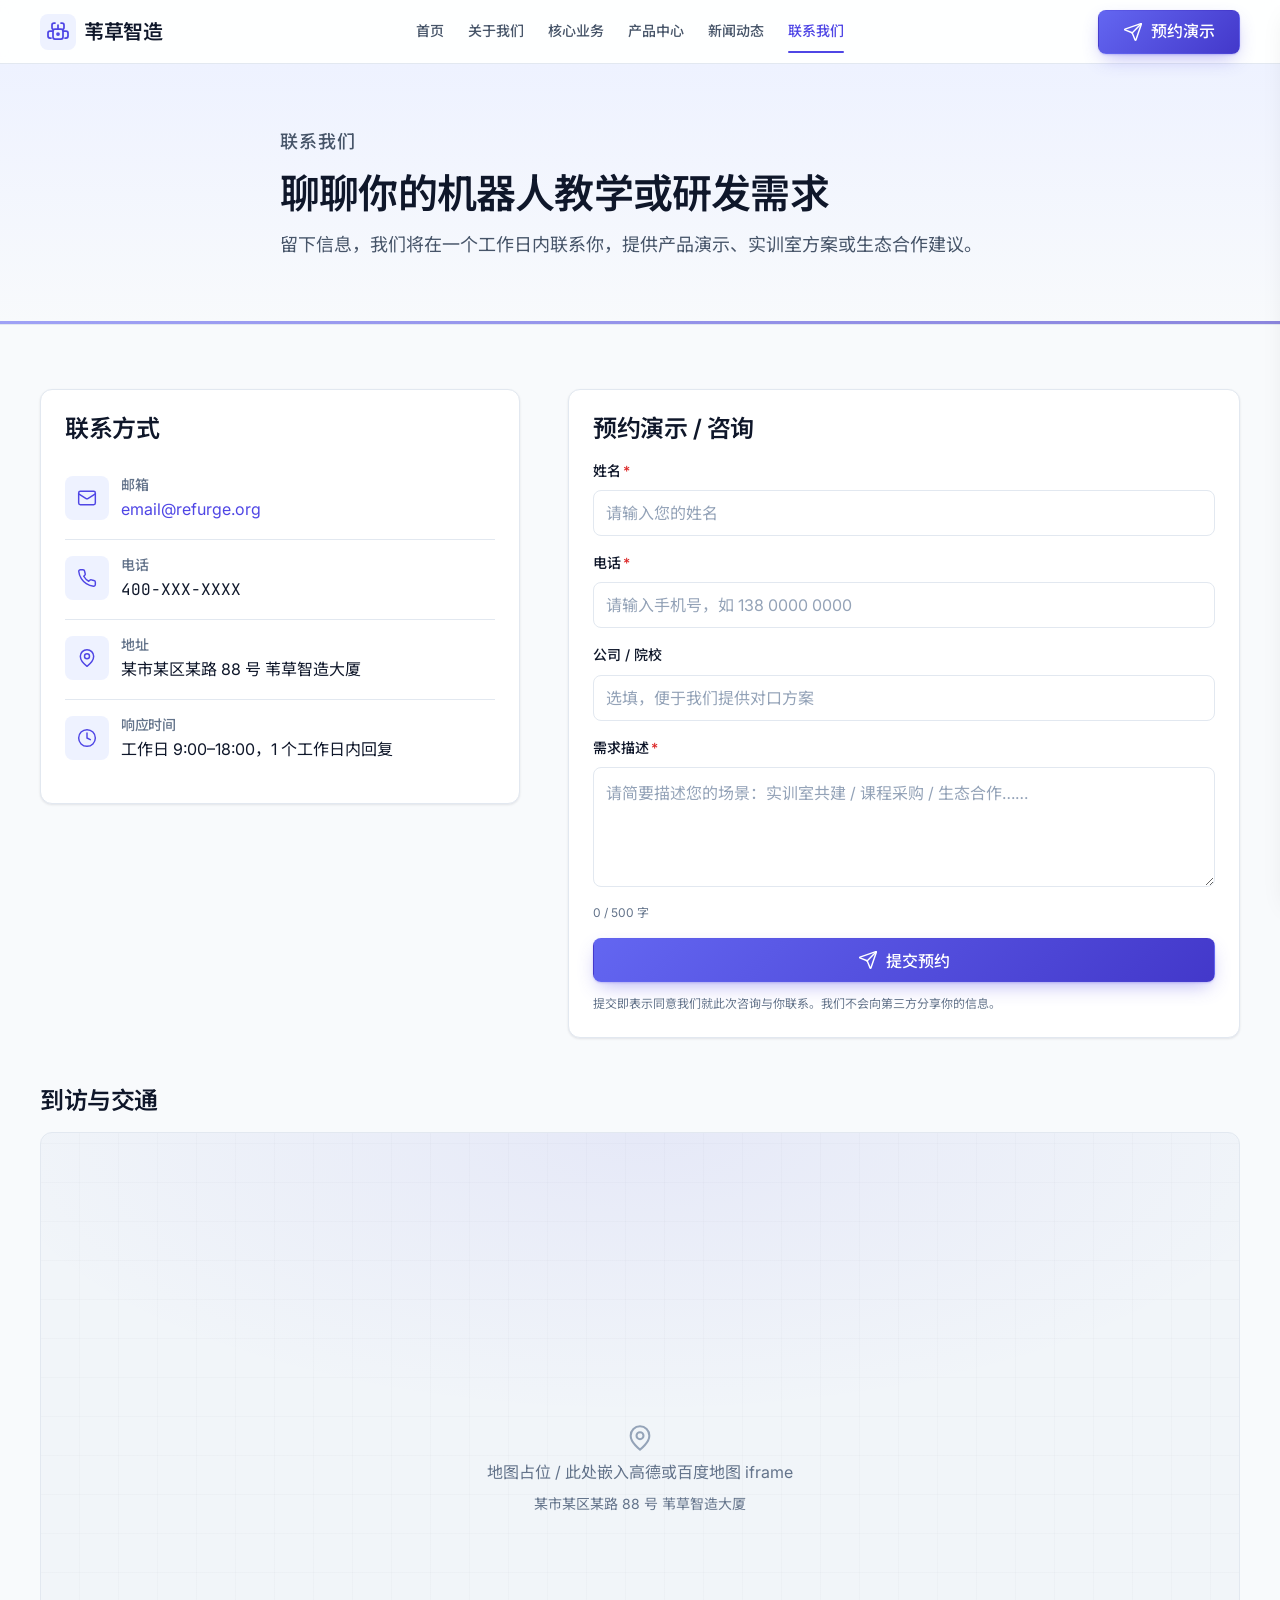
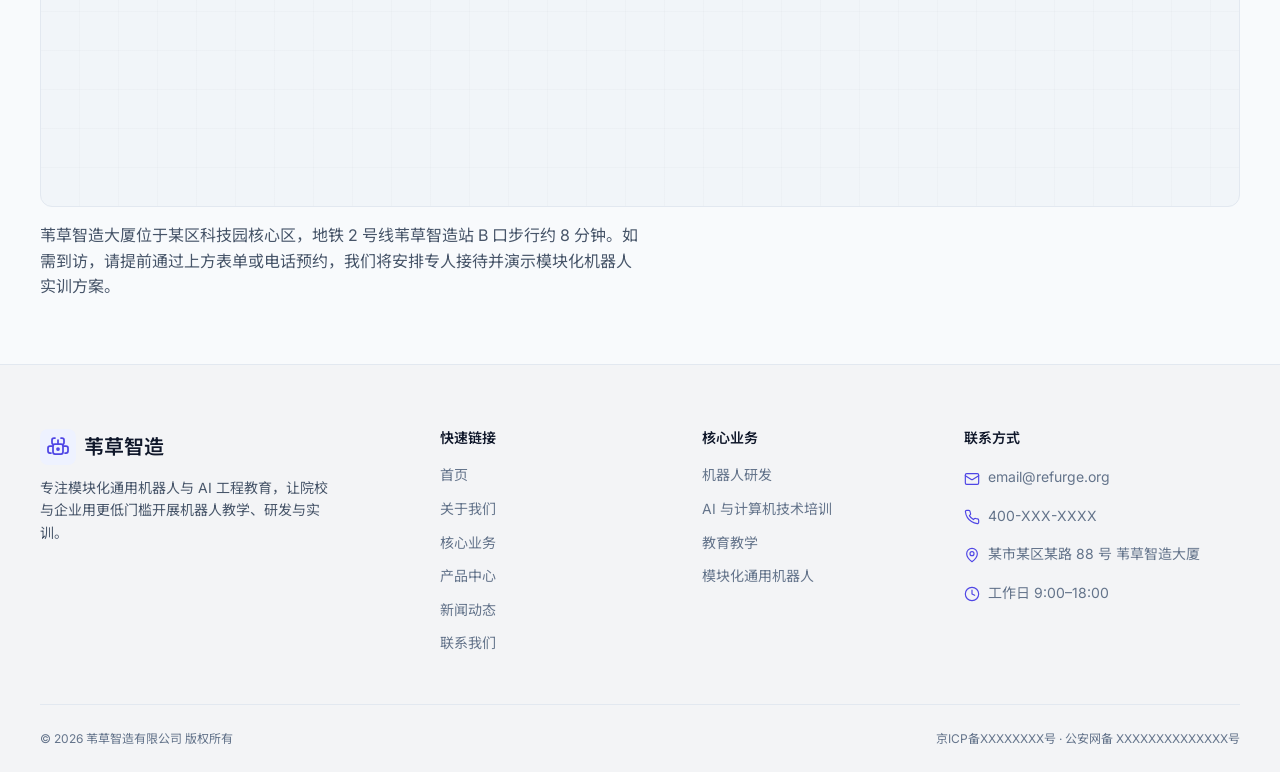
<file: pages/contact.html>
<!DOCTYPE html>
<html lang="zh-CN">
<head>
  <meta charset="UTF-8" />
  <meta name="viewport" content="width=device-width, initial-scale=1.0" />
  <title>联系我们 - 预约苇草智造机器人产品演示</title>
  <meta name="description" content="联系苇草智造：邮箱 email@refurge.org，电话 400-XXX-XXXX，地址某市某区某路 88 号 苇草智造大厦。预约产品演示与实训室共建。" />
  <link rel="preconnect" href="https://fonts.googleapis.com" />
  <link rel="preconnect" href="https://fonts.gstatic.com" crossorigin />
  <link href="https://fonts.googleapis.com/css2?family=Inter:wght@400;500;600&family=Noto+Sans+SC:wght@400;500;600&family=JetBrains+Mono:wght@400;500&display=swap" rel="stylesheet" />
  <link rel="stylesheet" href="../assets/css/main.css" />
</head>
<body data-page="contact">

  <header class="navbar">
    <div class="container navbar__inner">
      <a class="brand" href="../index.html" aria-label="苇草智造 首页">
        <span class="icon-tile"><i data-icon="robot" data-size="24"></i></span>
        <span>苇草智造</span>
      </a>
      <nav class="nav-links" aria-label="主导航">
        <a class="nav-link" href="../index.html">首页</a>
        <a class="nav-link" href="about.html">关于我们</a>
        <a class="nav-link" href="business.html">核心业务</a>
        <a class="nav-link" href="products.html">产品中心</a>
        <a class="nav-link" href="news.html">新闻动态</a>
        <a class="nav-link" href="contact.html">联系我们</a>
      </nav>
      <div class="nav-actions">
        <a class="btn btn-primary" href="contact.html">
          <span class="icon-wrap"><i data-icon="send" data-size="20"></i></span>预约演示
        </a>
        <button class="nav-toggle" type="button" aria-label="打开菜单" aria-expanded="false" aria-controls="mobile-drawer">
          <span class="icon-wrap"><i data-icon="menu" data-size="24"></i></span>
        </button>
      </div>
    </div>
  </header>

  <div class="drawer-backdrop" data-drawer-backdrop></div>
  <aside class="drawer" id="mobile-drawer" aria-label="移动端菜单" aria-hidden="true">
    <div class="drawer__head">
      <span class="brand"><span class="icon-tile"><i data-icon="robot" data-size="24"></i></span><span>苇草智造</span></span>
      <button class="drawer__close" type="button" aria-label="关闭菜单">
        <span class="icon-wrap"><i data-icon="x" data-size="24"></i></span>
      </button>
    </div>
    <nav class="drawer__links" aria-label="移动端导航">
      <a href="../index.html">首页</a>
      <a href="about.html">关于我们</a>
      <a href="business.html">核心业务</a>
      <a href="products.html">产品中心</a>
      <a href="news.html">新闻动态</a>
      <a href="contact.html">联系我们</a>
    </nav>
    <div class="drawer__actions">
      <a class="btn btn-primary btn-block" href="contact.html">
        <span class="icon-wrap"><i data-icon="send" data-size="20"></i></span>预约演示
      </a>
    </div>
  </aside>

  <main>
    <section class="page-banner">
      <div class="container page-banner__inner reveal">
        <p class="eyebrow">联系我们</p>
        <h1>聊聊你的机器人教学或研发需求</h1>
        <p>留下信息，我们将在一个工作日内联系你，提供产品演示、实训室方案或生态合作建议。</p>
      </div>
    </section>

    <section class="section">
      <div class="container">
        <div class="contact-grid">
          <!-- 左：联系方式 -->
          <aside class="card reveal">
            <h2 class="h3" style="margin-bottom:var(--space-4);">联系方式</h2>
            <div class="contact-info__item">
              <span class="icon-tile"><i data-icon="mail" data-size="20"></i></span>
              <div>
                <h4>邮箱</h4>
                <p><a href="mailto:email@refurge.org">email@refurge.org</a></p>
              </div>
            </div>
            <div class="contact-info__item">
              <span class="icon-tile"><i data-icon="phone" data-size="20"></i></span>
              <div>
                <h4>电话</h4>
                <p class="mono">400-XXX-XXXX</p>
              </div>
            </div>
            <div class="contact-info__item">
              <span class="icon-tile"><i data-icon="map-pin" data-size="20"></i></span>
              <div>
                <h4>地址</h4>
                <p>某市某区某路 88 号 苇草智造大厦</p>
              </div>
            </div>
            <div class="contact-info__item">
              <span class="icon-tile"><i data-icon="clock" data-size="20"></i></span>
              <div>
                <h4>响应时间</h4>
                <p>工作日 9:00–18:00，1 个工作日内回复</p>
              </div>
            </div>
          </aside>

          <!-- 右：表单 -->
          <div class="card reveal reveal--d1">
            <h2 class="h3" style="margin-bottom:var(--space-4);">预约演示 / 咨询</h2>
            <form class="contact-form" data-contact-form novalidate>
              <div class="form-field">
                <label for="cf-name">姓名<span class="req">*</span></label>
                <input class="form-control" type="text" id="cf-name" name="name" placeholder="请输入您的姓名" maxlength="20" autocomplete="name" />
                <p class="field-error" data-error-for="name">请填写姓名</p>
              </div>
              <div class="form-field">
                <label for="cf-phone">电话<span class="req">*</span></label>
                <input class="form-control" type="tel" id="cf-phone" name="phone" placeholder="请输入手机号，如 138 0000 0000" maxlength="20" autocomplete="tel" />
                <p class="field-error" data-error-for="phone">请填写有效的联系电话（11 位手机号）</p>
              </div>
              <div class="form-field">
                <label for="cf-company">公司 / 院校</label>
                <input class="form-control" type="text" id="cf-company" name="company" placeholder="选填，便于我们提供对口方案" maxlength="40" autocomplete="organization" />
                <p class="field-error" data-error-for="company">公司名称过长</p>
              </div>
              <div class="form-field">
                <label for="cf-need">需求描述<span class="req">*</span></label>
                <textarea class="form-control" id="cf-need" name="need" placeholder="请简要描述您的场景：实训室共建 / 课程采购 / 生态合作……" maxlength="500"></textarea>
                <p class="field-error" data-error-for="need">请填写需求描述（10 字以上）</p>
                <p class="field-hint"><span data-need-count>0</span> / 500 字</p>
              </div>
              <button class="btn btn-primary btn-block" type="submit" data-submit>
                <span class="icon-wrap" data-submit-icon><i data-icon="send" data-size="20"></i></span>
                <span data-submit-label>提交预约</span>
              </button>
              <p class="form-note">提交即表示同意我们就此次咨询与你联系。我们不会向第三方分享你的信息。</p>
            </form>
          </div>
        </div>

        <!-- 地图占位 -->
        <div style="margin-top:var(--space-7);">
          <h2 class="h3 reveal" style="margin-bottom:var(--space-4);">到访与交通</h2>
          <div class="map-ph reveal">
            <span class="icon-wrap"><i data-icon="map-pin" data-size="28"></i></span>
            <p>地图占位 / 此处嵌入高德或百度地图 iframe</p>
            <p class="meta">某市某区某路 88 号 苇草智造大厦</p>
          </div>
          <p class="muted" style="margin-top:var(--space-4);max-width:60ch;">苇草智造大厦位于某区科技园核心区，地铁 2 号线苇草智造站 B 口步行约 8 分钟。如需到访，请提前通过上方表单或电话预约，我们将安排专人接待并演示模块化机器人实训方案。</p>
        </div>
      </div>
    </section>
  </main>
  <button class="back-to-top" type="button" data-back-to-top aria-label="返回顶部">
    <span class="icon-wrap"><i data-icon="arrow-up" data-size="20"></i></span>
  </button>


  <footer class="footer">
    <div class="container">
      <div class="footer__cols">
        <div>
          <div class="footer__brand">
            <span class="icon-tile"><i data-icon="robot" data-size="24"></i></span>
            <span>苇草智造</span>
          </div>
          <p class="footer__desc">专注模块化通用机器人与 AI 工程教育，让院校与企业用更低门槛开展机器人教学、研发与实训。</p>
        </div>
        <div class="footer__col">
          <h4>快速链接</h4>
          <ul>
            <li><a href="../index.html">首页</a></li>
            <li><a href="about.html">关于我们</a></li>
            <li><a href="business.html">核心业务</a></li>
            <li><a href="products.html">产品中心</a></li>
            <li><a href="news.html">新闻动态</a></li>
            <li><a href="contact.html">联系我们</a></li>
          </ul>
        </div>
        <div class="footer__col">
          <h4>核心业务</h4>
          <ul>
            <li><a href="business.html">机器人研发</a></li>
            <li><a href="business.html">AI 与计算机技术培训</a></li>
            <li><a href="business.html">教育教学</a></li>
            <li><a href="business.html">模块化通用机器人</a></li>
          </ul>
        </div>
        <div class="footer__col">
          <h4>联系方式</h4>
          <ul class="footer__contact">
            <li><span class="icon-wrap"><i data-icon="mail" data-size="16"></i></span><a href="mailto:email@refurge.org">email@refurge.org</a></li>
            <li><span class="icon-wrap"><i data-icon="phone" data-size="16"></i></span><a href="tel:4000000000">400-XXX-XXXX</a></li>
            <li><span class="icon-wrap"><i data-icon="map-pin" data-size="16"></i></span><span>某市某区某路 88 号 苇草智造大厦</span></li>
            <li><span class="icon-wrap"><i data-icon="clock" data-size="16"></i></span><span>工作日 9:00–18:00</span></li>
          </ul>
        </div>
      </div>
      <div class="footer__bottom">
        <span>© 2026 苇草智造有限公司 版权所有</span>
        <span>京ICP备XXXXXXXX号 · <a href="#">公安网备 XXXXXXXXXXXXXX号</a></span>
      </div>
    </div>
  </footer>

  <div class="toast" data-toast role="status" aria-live="polite"></div>

  <script src="../assets/js/icons.js"></script>
  <script src="../assets/js/main.js"></script>
</body>
</html>
</file>
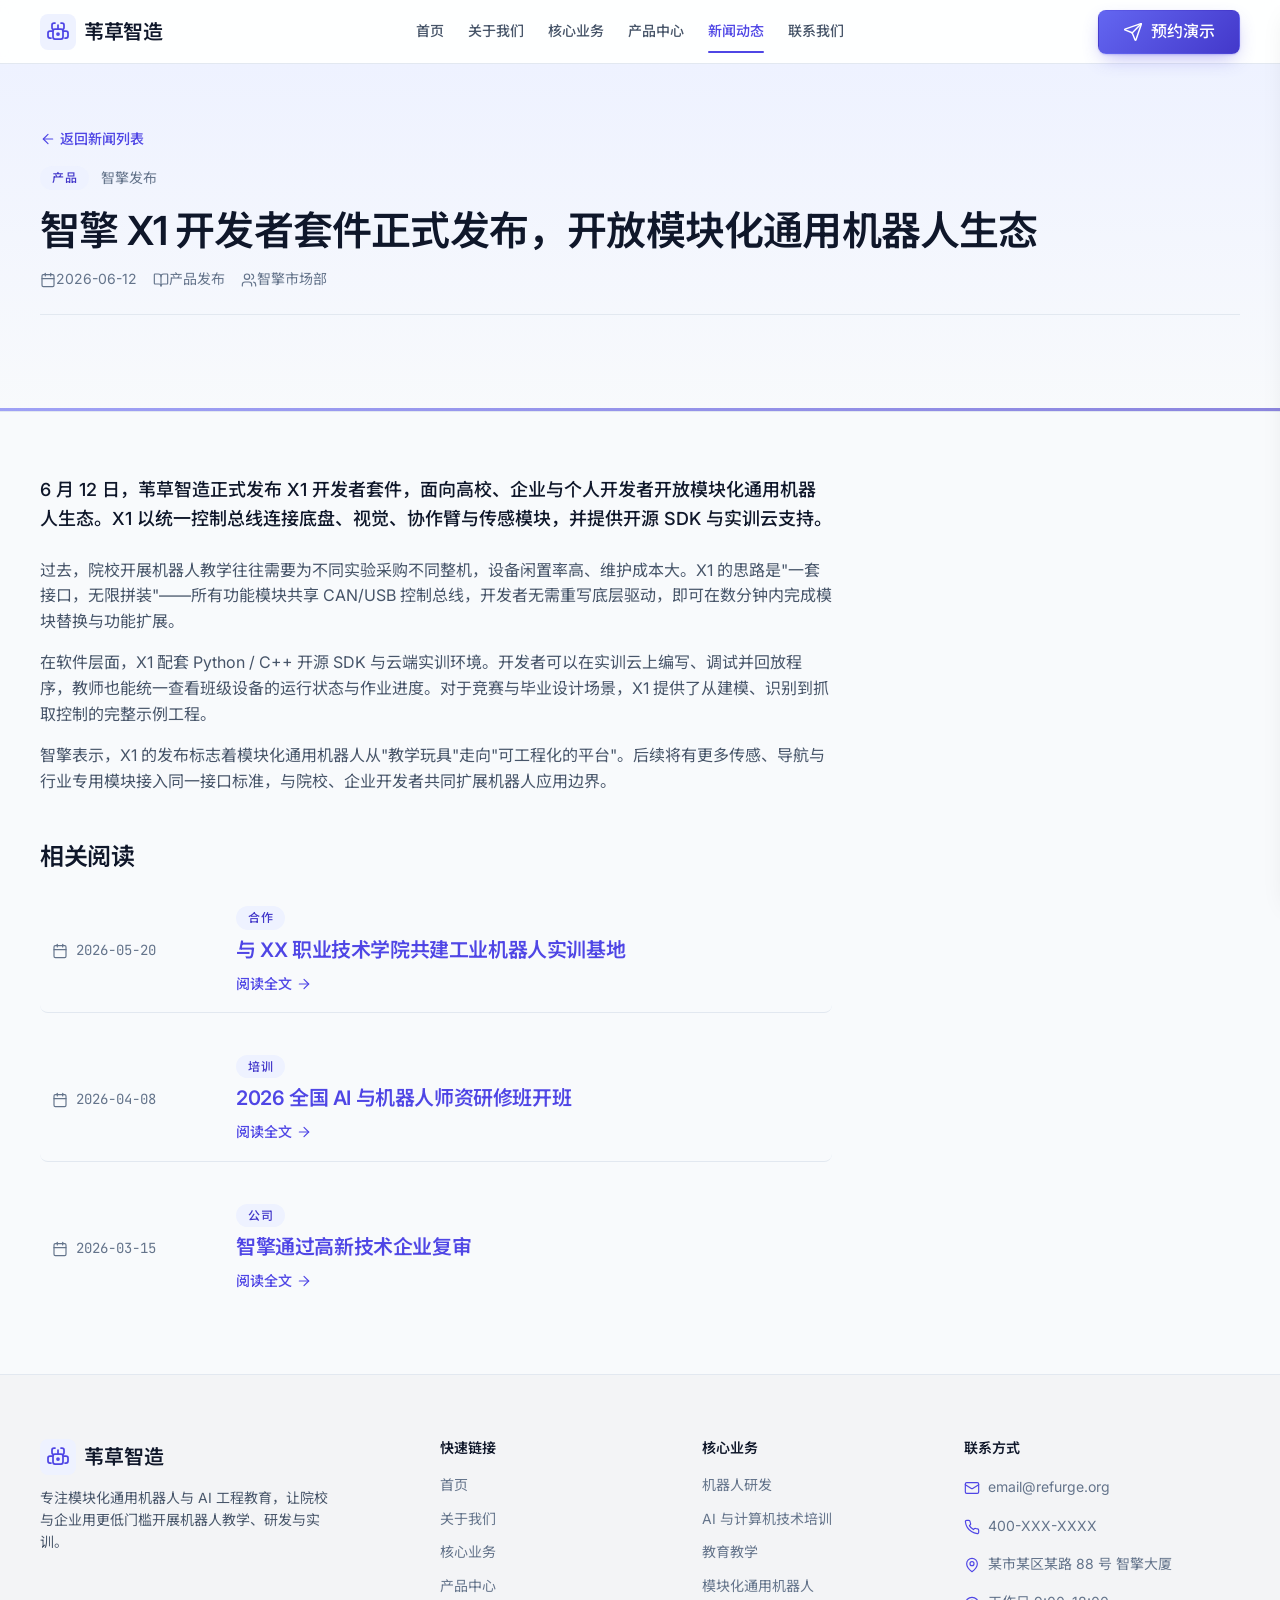
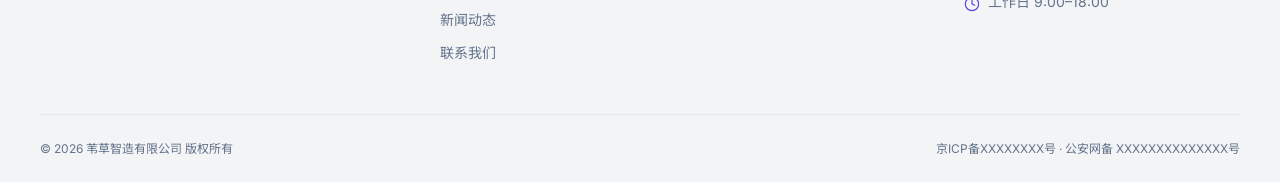
<file: pages/news-detail.html>
<!DOCTYPE html>
<html lang="zh-CN">
<head>
  <meta charset="UTF-8" />
  <meta name="viewport" content="width=device-width, initial-scale=1.0" />
  <title>智擎 X1 开发者套件正式发布 - 新闻详情</title>
  <meta name="description" content="智擎 X1 开发者套件正式发布，开放模块化通用机器人生态，提供统一控制总线与开源 SDK。" />
  <link rel="preconnect" href="https://fonts.googleapis.com" />
  <link rel="preconnect" href="https://fonts.gstatic.com" crossorigin />
  <link href="https://fonts.googleapis.com/css2?family=Inter:wght@400;500;600&family=Noto+Sans+SC:wght@400;500;600&family=JetBrains+Mono:wght@400;500&display=swap" rel="stylesheet" />
  <link rel="stylesheet" href="../assets/css/main.css" />
</head>
<body data-page="news">

  <header class="navbar">
    <div class="container navbar__inner">
      <a class="brand" href="../index.html" aria-label="苇草智造 首页">
        <span class="icon-tile"><i data-icon="robot" data-size="24"></i></span>
        <span>苇草智造</span>
      </a>
      <nav class="nav-links" aria-label="主导航">
        <a class="nav-link" href="../index.html">首页</a>
        <a class="nav-link" href="about.html">关于我们</a>
        <a class="nav-link" href="business.html">核心业务</a>
        <a class="nav-link" href="products.html">产品中心</a>
        <a class="nav-link" href="news.html">新闻动态</a>
        <a class="nav-link" href="contact.html">联系我们</a>
      </nav>
      <div class="nav-actions">
        <a class="btn btn-primary" href="contact.html">
          <span class="icon-wrap"><i data-icon="send" data-size="20"></i></span>预约演示
        </a>
        <button class="nav-toggle" type="button" aria-label="打开菜单" aria-expanded="false" aria-controls="mobile-drawer">
          <span class="icon-wrap"><i data-icon="menu" data-size="24"></i></span>
        </button>
      </div>
    </div>
  </header>

  <div class="drawer-backdrop" data-drawer-backdrop></div>
  <aside class="drawer" id="mobile-drawer" aria-label="移动端菜单" aria-hidden="true">
    <div class="drawer__head">
      <span class="brand"><span class="icon-tile"><i data-icon="robot" data-size="24"></i></span><span>苇草智造</span></span>
      <button class="drawer__close" type="button" aria-label="关闭菜单">
        <span class="icon-wrap"><i data-icon="x" data-size="24"></i></span>
      </button>
    </div>
    <nav class="drawer__links" aria-label="移动端导航">
      <a href="../index.html">首页</a>
      <a href="about.html">关于我们</a>
      <a href="business.html">核心业务</a>
      <a href="products.html">产品中心</a>
      <a href="news.html">新闻动态</a>
      <a href="contact.html">联系我们</a>
    </nav>
    <div class="drawer__actions">
      <a class="btn btn-primary btn-block" href="contact.html">
        <span class="icon-wrap"><i data-icon="send" data-size="20"></i></span>预约演示
      </a>
    </div>
  </aside>

  <main>
    <section class="page-banner">
      <div class="container reveal">
        <a class="link-arrow" href="news.html" style="margin-bottom:var(--space-4);">
          <span class="icon-wrap"><i data-icon="arrow-right" data-size="16" style="transform:rotate(180deg);"></i></span>返回新闻列表
        </a>
        <div style="display:flex;gap:var(--space-3);align-items:center;margin-bottom:var(--space-4);">
          <span class="badge badge--news">产品</span>
          <span class="meta">智擎发布</span>
        </div>
        <h1 class="news-detail__title">智擎 X1 开发者套件正式发布，开放模块化通用机器人生态</h1>
        <div class="news-detail__meta">
          <span><span class="icon-wrap"><i data-icon="calendar" data-size="16"></i></span>2026-06-12</span>
          <span><span class="icon-wrap"><i data-icon="book-open" data-size="16"></i></span>产品发布</span>
          <span><span class="icon-wrap"><i data-icon="users" data-size="16"></i></span>智擎市场部</span>
        </div>
      </div>
    </section>

    <section class="section">
      <div class="container">
        <div class="row">
          <div class="col-8 reveal" style="margin-inline:auto;">
            <p class="news-detail__lead">6 月 12 日，苇草智造正式发布 X1 开发者套件，面向高校、企业与个人开发者开放模块化通用机器人生态。X1 以统一控制总线连接底盘、视觉、协作臂与传感模块，并提供开源 SDK 与实训云支持。</p>
            <div class="news-detail__body">
              <p>过去，院校开展机器人教学往往需要为不同实验采购不同整机，设备闲置率高、维护成本大。X1 的思路是"一套接口，无限拼装"——所有功能模块共享 CAN/USB 控制总线，开发者无需重写底层驱动，即可在数分钟内完成模块替换与功能扩展。</p>
              <p>在软件层面，X1 配套 Python / C++ 开源 SDK 与云端实训环境。开发者可以在实训云上编写、调试并回放程序，教师也能统一查看班级设备的运行状态与作业进度。对于竞赛与毕业设计场景，X1 提供了从建模、识别到抓取控制的完整示例工程。</p>
              <p>智擎表示，X1 的发布标志着模块化通用机器人从"教学玩具"走向"可工程化的平台"。后续将有更多传感、导航与行业专用模块接入同一接口标准，与院校、企业开发者共同扩展机器人应用边界。</p>
            </div>

            <h2 class="h3" style="margin-top:var(--space-7);margin-bottom:var(--space-4);">相关阅读</h2>
            <div class="news-list">
              <article class="news-row reveal">
                <div class="news-row__date"><span class="icon-wrap"><i data-icon="calendar" data-size="16"></i></span>2026-05-20</div>
                <div>
                  <span class="badge badge--news" style="margin-bottom:var(--space-2);">合作</span>
                  <h3 class="news-row__title"><a href="news-detail.html">与 XX 职业技术学院共建工业机器人实训基地</a></h3>
                  <a class="link-arrow" href="news-detail.html">阅读全文 <span class="icon-wrap"><i data-icon="arrow-right" data-size="16"></i></span></a>
                </div>
              </article>
              <article class="news-row reveal reveal--d1">
                <div class="news-row__date"><span class="icon-wrap"><i data-icon="calendar" data-size="16"></i></span>2026-04-08</div>
                <div>
                  <span class="badge badge--news" style="margin-bottom:var(--space-2);">培训</span>
                  <h3 class="news-row__title"><a href="news-detail.html">2026 全国 AI 与机器人师资研修班开班</a></h3>
                  <a class="link-arrow" href="news-detail.html">阅读全文 <span class="icon-wrap"><i data-icon="arrow-right" data-size="16"></i></span></a>
                </div>
              </article>
              <article class="news-row reveal reveal--d2">
                <div class="news-row__date"><span class="icon-wrap"><i data-icon="calendar" data-size="16"></i></span>2026-03-15</div>
                <div>
                  <span class="badge badge--news" style="margin-bottom:var(--space-2);">公司</span>
                  <h3 class="news-row__title"><a href="news-detail.html">智擎通过高新技术企业复审</a></h3>
                  <a class="link-arrow" href="news-detail.html">阅读全文 <span class="icon-wrap"><i data-icon="arrow-right" data-size="16"></i></span></a>
                </div>
              </article>
            </div>
          </div>
        </div>
      </div>
    </section>
  </main>
  <button class="back-to-top" type="button" data-back-to-top aria-label="返回顶部">
    <span class="icon-wrap"><i data-icon="arrow-up" data-size="20"></i></span>
  </button>


  <footer class="footer">
    <div class="container">
      <div class="footer__cols">
        <div>
          <div class="footer__brand">
            <span class="icon-tile"><i data-icon="robot" data-size="24"></i></span>
            <span>苇草智造</span>
          </div>
          <p class="footer__desc">专注模块化通用机器人与 AI 工程教育，让院校与企业用更低门槛开展机器人教学、研发与实训。</p>
        </div>
        <div class="footer__col">
          <h4>快速链接</h4>
          <ul>
            <li><a href="../index.html">首页</a></li>
            <li><a href="about.html">关于我们</a></li>
            <li><a href="business.html">核心业务</a></li>
            <li><a href="products.html">产品中心</a></li>
            <li><a href="news.html">新闻动态</a></li>
            <li><a href="contact.html">联系我们</a></li>
          </ul>
        </div>
        <div class="footer__col">
          <h4>核心业务</h4>
          <ul>
            <li><a href="business.html">机器人研发</a></li>
            <li><a href="business.html">AI 与计算机技术培训</a></li>
            <li><a href="business.html">教育教学</a></li>
            <li><a href="business.html">模块化通用机器人</a></li>
          </ul>
        </div>
        <div class="footer__col">
          <h4>联系方式</h4>
          <ul class="footer__contact">
            <li><span class="icon-wrap"><i data-icon="mail" data-size="16"></i></span><a href="mailto:email@refurge.org">email@refurge.org</a></li>
            <li><span class="icon-wrap"><i data-icon="phone" data-size="16"></i></span><a href="tel:4000000000">400-XXX-XXXX</a></li>
            <li><span class="icon-wrap"><i data-icon="map-pin" data-size="16"></i></span><span>某市某区某路 88 号 智擎大厦</span></li>
            <li><span class="icon-wrap"><i data-icon="clock" data-size="16"></i></span><span>工作日 9:00–18:00</span></li>
          </ul>
        </div>
      </div>
      <div class="footer__bottom">
        <span>© 2026 苇草智造有限公司 版权所有</span>
        <span>京ICP备XXXXXXXX号 · <a href="#">公安网备 XXXXXXXXXXXXXX号</a></span>
      </div>
    </div>
  </footer>

  <div class="toast" data-toast role="status" aria-live="polite"></div>

  <script src="../assets/js/icons.js"></script>
  <script src="../assets/js/main.js"></script>
</body>
</html>
</file>
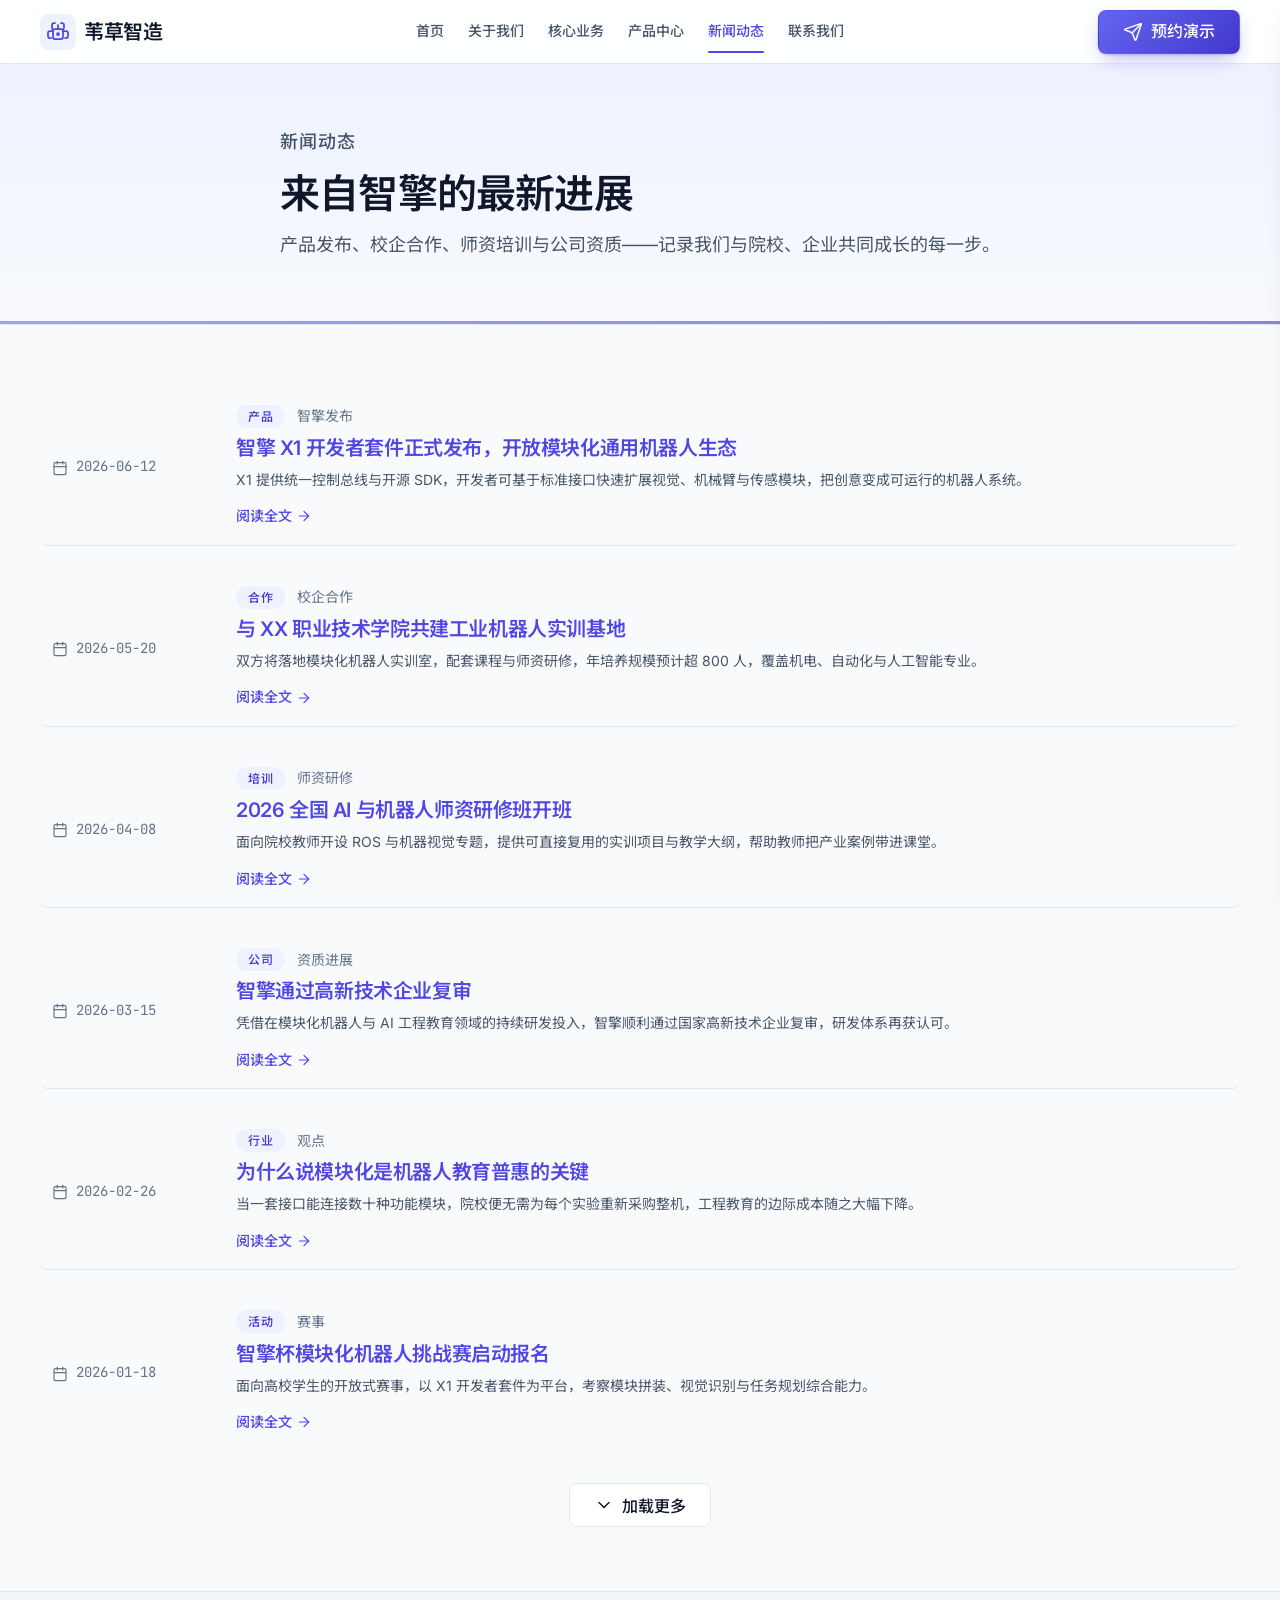
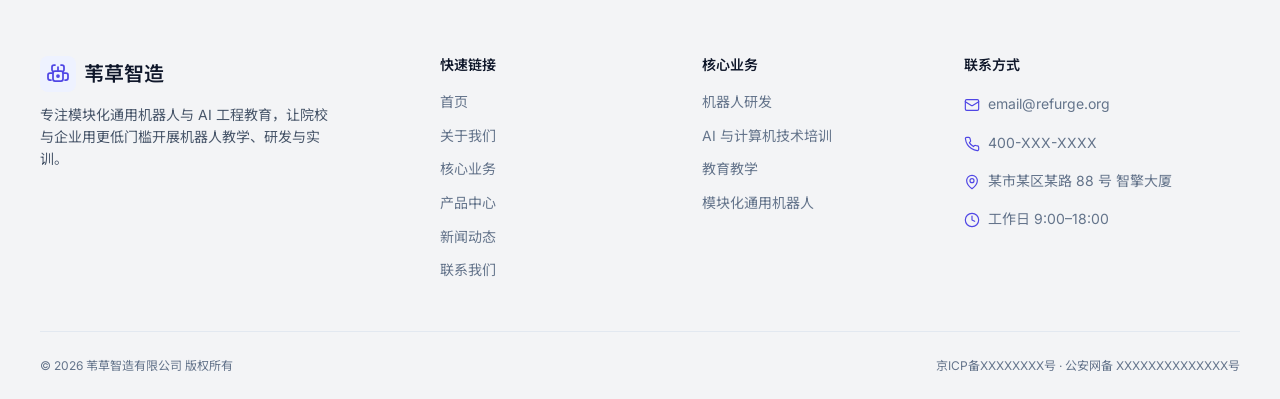
<file: pages/news.html>
<!DOCTYPE html>
<html lang="zh-CN">
<head>
  <meta charset="UTF-8" />
  <meta name="viewport" content="width=device-width, initial-scale=1.0" />
  <title>新闻动态 - 苇草智造</title>
  <meta name="description" content="苇草智造新闻动态：产品发布、校企合作、师资培训与公司资质进展。" />
  <link rel="preconnect" href="https://fonts.googleapis.com" />
  <link rel="preconnect" href="https://fonts.gstatic.com" crossorigin />
  <link href="https://fonts.googleapis.com/css2?family=Inter:wght@400;500;600&family=Noto+Sans+SC:wght@400;500;600&family=JetBrains+Mono:wght@400;500&display=swap" rel="stylesheet" />
  <link rel="stylesheet" href="../assets/css/main.css" />
</head>
<body data-page="news">

  <header class="navbar">
    <div class="container navbar__inner">
      <a class="brand" href="../index.html" aria-label="苇草智造 首页">
        <span class="icon-tile"><i data-icon="robot" data-size="24"></i></span>
        <span>苇草智造</span>
      </a>
      <nav class="nav-links" aria-label="主导航">
        <a class="nav-link" href="../index.html">首页</a>
        <a class="nav-link" href="about.html">关于我们</a>
        <a class="nav-link" href="business.html">核心业务</a>
        <a class="nav-link" href="products.html">产品中心</a>
        <a class="nav-link" href="news.html">新闻动态</a>
        <a class="nav-link" href="contact.html">联系我们</a>
      </nav>
      <div class="nav-actions">
        <a class="btn btn-primary" href="contact.html">
          <span class="icon-wrap"><i data-icon="send" data-size="20"></i></span>预约演示
        </a>
        <button class="nav-toggle" type="button" aria-label="打开菜单" aria-expanded="false" aria-controls="mobile-drawer">
          <span class="icon-wrap"><i data-icon="menu" data-size="24"></i></span>
        </button>
      </div>
    </div>
  </header>

  <div class="drawer-backdrop" data-drawer-backdrop></div>
  <aside class="drawer" id="mobile-drawer" aria-label="移动端菜单" aria-hidden="true">
    <div class="drawer__head">
      <span class="brand"><span class="icon-tile"><i data-icon="robot" data-size="24"></i></span><span>苇草智造</span></span>
      <button class="drawer__close" type="button" aria-label="关闭菜单">
        <span class="icon-wrap"><i data-icon="x" data-size="24"></i></span>
      </button>
    </div>
    <nav class="drawer__links" aria-label="移动端导航">
      <a href="../index.html">首页</a>
      <a href="about.html">关于我们</a>
      <a href="business.html">核心业务</a>
      <a href="products.html">产品中心</a>
      <a href="news.html">新闻动态</a>
      <a href="contact.html">联系我们</a>
    </nav>
    <div class="drawer__actions">
      <a class="btn btn-primary btn-block" href="contact.html">
        <span class="icon-wrap"><i data-icon="send" data-size="20"></i></span>预约演示
      </a>
    </div>
  </aside>

  <main>
    <section class="page-banner">
      <div class="container page-banner__inner reveal">
        <p class="eyebrow">新闻动态</p>
        <h1>来自智擎的最新进展</h1>
        <p>产品发布、校企合作、师资培训与公司资质——记录我们与院校、企业共同成长的每一步。</p>
      </div>
    </section>

    <section class="section">
      <div class="container">
        <div class="news-list" data-news-list>
          <article class="news-row reveal">
            <div class="news-row__date"><span class="icon-wrap"><i data-icon="calendar" data-size="16"></i></span>2026-06-12</div>
            <div>
              <div style="display:flex;gap:var(--space-3);align-items:center;margin-bottom:var(--space-2);">
                <span class="badge badge--news">产品</span>
                <span class="meta">智擎发布</span>
              </div>
              <h3 class="news-row__title"><a href="news-detail.html">智擎 X1 开发者套件正式发布，开放模块化通用机器人生态</a></h3>
              <p class="news-row__excerpt">X1 提供统一控制总线与开源 SDK，开发者可基于标准接口快速扩展视觉、机械臂与传感模块，把创意变成可运行的机器人系统。</p>
              <a class="link-arrow" href="news-detail.html">阅读全文 <span class="icon-wrap"><i data-icon="arrow-right" data-size="16"></i></span></a>
            </div>
          </article>

          <article class="news-row reveal reveal--d1">
            <div class="news-row__date"><span class="icon-wrap"><i data-icon="calendar" data-size="16"></i></span>2026-05-20</div>
            <div>
              <div style="display:flex;gap:var(--space-3);align-items:center;margin-bottom:var(--space-2);">
                <span class="badge badge--news">合作</span>
                <span class="meta">校企合作</span>
              </div>
              <h3 class="news-row__title"><a href="news-detail.html">与 XX 职业技术学院共建工业机器人实训基地</a></h3>
              <p class="news-row__excerpt">双方将落地模块化机器人实训室，配套课程与师资研修，年培养规模预计超 800 人，覆盖机电、自动化与人工智能专业。</p>
              <a class="link-arrow" href="news-detail.html">阅读全文 <span class="icon-wrap"><i data-icon="arrow-right" data-size="16"></i></span></a>
            </div>
          </article>

          <article class="news-row reveal reveal--d2">
            <div class="news-row__date"><span class="icon-wrap"><i data-icon="calendar" data-size="16"></i></span>2026-04-08</div>
            <div>
              <div style="display:flex;gap:var(--space-3);align-items:center;margin-bottom:var(--space-2);">
                <span class="badge badge--news">培训</span>
                <span class="meta">师资研修</span>
              </div>
              <h3 class="news-row__title"><a href="news-detail.html">2026 全国 AI 与机器人师资研修班开班</a></h3>
              <p class="news-row__excerpt">面向院校教师开设 ROS 与机器视觉专题，提供可直接复用的实训项目与教学大纲，帮助教师把产业案例带进课堂。</p>
              <a class="link-arrow" href="news-detail.html">阅读全文 <span class="icon-wrap"><i data-icon="arrow-right" data-size="16"></i></span></a>
            </div>
          </article>

          <article class="news-row reveal reveal--d3">
            <div class="news-row__date"><span class="icon-wrap"><i data-icon="calendar" data-size="16"></i></span>2026-03-15</div>
            <div>
              <div style="display:flex;gap:var(--space-3);align-items:center;margin-bottom:var(--space-2);">
                <span class="badge badge--news">公司</span>
                <span class="meta">资质进展</span>
              </div>
              <h3 class="news-row__title"><a href="news-detail.html">智擎通过高新技术企业复审</a></h3>
              <p class="news-row__excerpt">凭借在模块化机器人与 AI 工程教育领域的持续研发投入，智擎顺利通过国家高新技术企业复审，研发体系再获认可。</p>
              <a class="link-arrow" href="news-detail.html">阅读全文 <span class="icon-wrap"><i data-icon="arrow-right" data-size="16"></i></span></a>
            </div>
          </article>

          <!-- 额外批次：默认隐藏，点击"加载更多"后展示 -->
          <article class="news-row reveal" data-extra hidden>
            <div class="news-row__date"><span class="icon-wrap"><i data-icon="calendar" data-size="16"></i></span>2026-02-26</div>
            <div>
              <div style="display:flex;gap:var(--space-3);align-items:center;margin-bottom:var(--space-2);">
                <span class="badge badge--news">行业</span>
                <span class="meta">观点</span>
              </div>
              <h3 class="news-row__title"><a href="news-detail.html">为什么说模块化是机器人教育普惠的关键</a></h3>
              <p class="news-row__excerpt">当一套接口能连接数十种功能模块，院校便无需为每个实验重新采购整机，工程教育的边际成本随之大幅下降。</p>
              <a class="link-arrow" href="news-detail.html">阅读全文 <span class="icon-wrap"><i data-icon="arrow-right" data-size="16"></i></span></a>
            </div>
          </article>

          <article class="news-row reveal" data-extra hidden>
            <div class="news-row__date"><span class="icon-wrap"><i data-icon="calendar" data-size="16"></i></span>2026-01-18</div>
            <div>
              <div style="display:flex;gap:var(--space-3);align-items:center;margin-bottom:var(--space-2);">
                <span class="badge badge--news">活动</span>
                <span class="meta">赛事</span>
              </div>
              <h3 class="news-row__title"><a href="news-detail.html">智擎杯模块化机器人挑战赛启动报名</a></h3>
              <p class="news-row__excerpt">面向高校学生的开放式赛事，以 X1 开发者套件为平台，考察模块拼装、视觉识别与任务规划综合能力。</p>
              <a class="link-arrow" href="news-detail.html">阅读全文 <span class="icon-wrap"><i data-icon="arrow-right" data-size="16"></i></span></a>
            </div>
          </article>
        </div>

        <div class="text-center" style="margin-top:var(--space-6);">
          <button class="btn btn-outline" type="button" data-load-more>
            <span class="icon-wrap" data-load-icon><i data-icon="chevron-down" data-size="20"></i></span>
            <span data-load-label>加载更多</span>
          </button>
        </div>
      </div>
    </section>
  </main>
  <button class="back-to-top" type="button" data-back-to-top aria-label="返回顶部">
    <span class="icon-wrap"><i data-icon="arrow-up" data-size="20"></i></span>
  </button>


  <footer class="footer">
    <div class="container">
      <div class="footer__cols">
        <div>
          <div class="footer__brand">
            <span class="icon-tile"><i data-icon="robot" data-size="24"></i></span>
            <span>苇草智造</span>
          </div>
          <p class="footer__desc">专注模块化通用机器人与 AI 工程教育，让院校与企业用更低门槛开展机器人教学、研发与实训。</p>
        </div>
        <div class="footer__col">
          <h4>快速链接</h4>
          <ul>
            <li><a href="../index.html">首页</a></li>
            <li><a href="about.html">关于我们</a></li>
            <li><a href="business.html">核心业务</a></li>
            <li><a href="products.html">产品中心</a></li>
            <li><a href="news.html">新闻动态</a></li>
            <li><a href="contact.html">联系我们</a></li>
          </ul>
        </div>
        <div class="footer__col">
          <h4>核心业务</h4>
          <ul>
            <li><a href="business.html">机器人研发</a></li>
            <li><a href="business.html">AI 与计算机技术培训</a></li>
            <li><a href="business.html">教育教学</a></li>
            <li><a href="business.html">模块化通用机器人</a></li>
          </ul>
        </div>
        <div class="footer__col">
          <h4>联系方式</h4>
          <ul class="footer__contact">
            <li><span class="icon-wrap"><i data-icon="mail" data-size="16"></i></span><a href="mailto:email@refurge.org">email@refurge.org</a></li>
            <li><span class="icon-wrap"><i data-icon="phone" data-size="16"></i></span><a href="tel:4000000000">400-XXX-XXXX</a></li>
            <li><span class="icon-wrap"><i data-icon="map-pin" data-size="16"></i></span><span>某市某区某路 88 号 智擎大厦</span></li>
            <li><span class="icon-wrap"><i data-icon="clock" data-size="16"></i></span><span>工作日 9:00–18:00</span></li>
          </ul>
        </div>
      </div>
      <div class="footer__bottom">
        <span>© 2026 苇草智造有限公司 版权所有</span>
        <span>京ICP备XXXXXXXX号 · <a href="#">公安网备 XXXXXXXXXXXXXX号</a></span>
      </div>
    </div>
  </footer>

  <div class="toast" data-toast role="status" aria-live="polite"></div>

  <script src="../assets/js/icons.js"></script>
  <script src="../assets/js/main.js"></script>
</body>
</html>
</file>
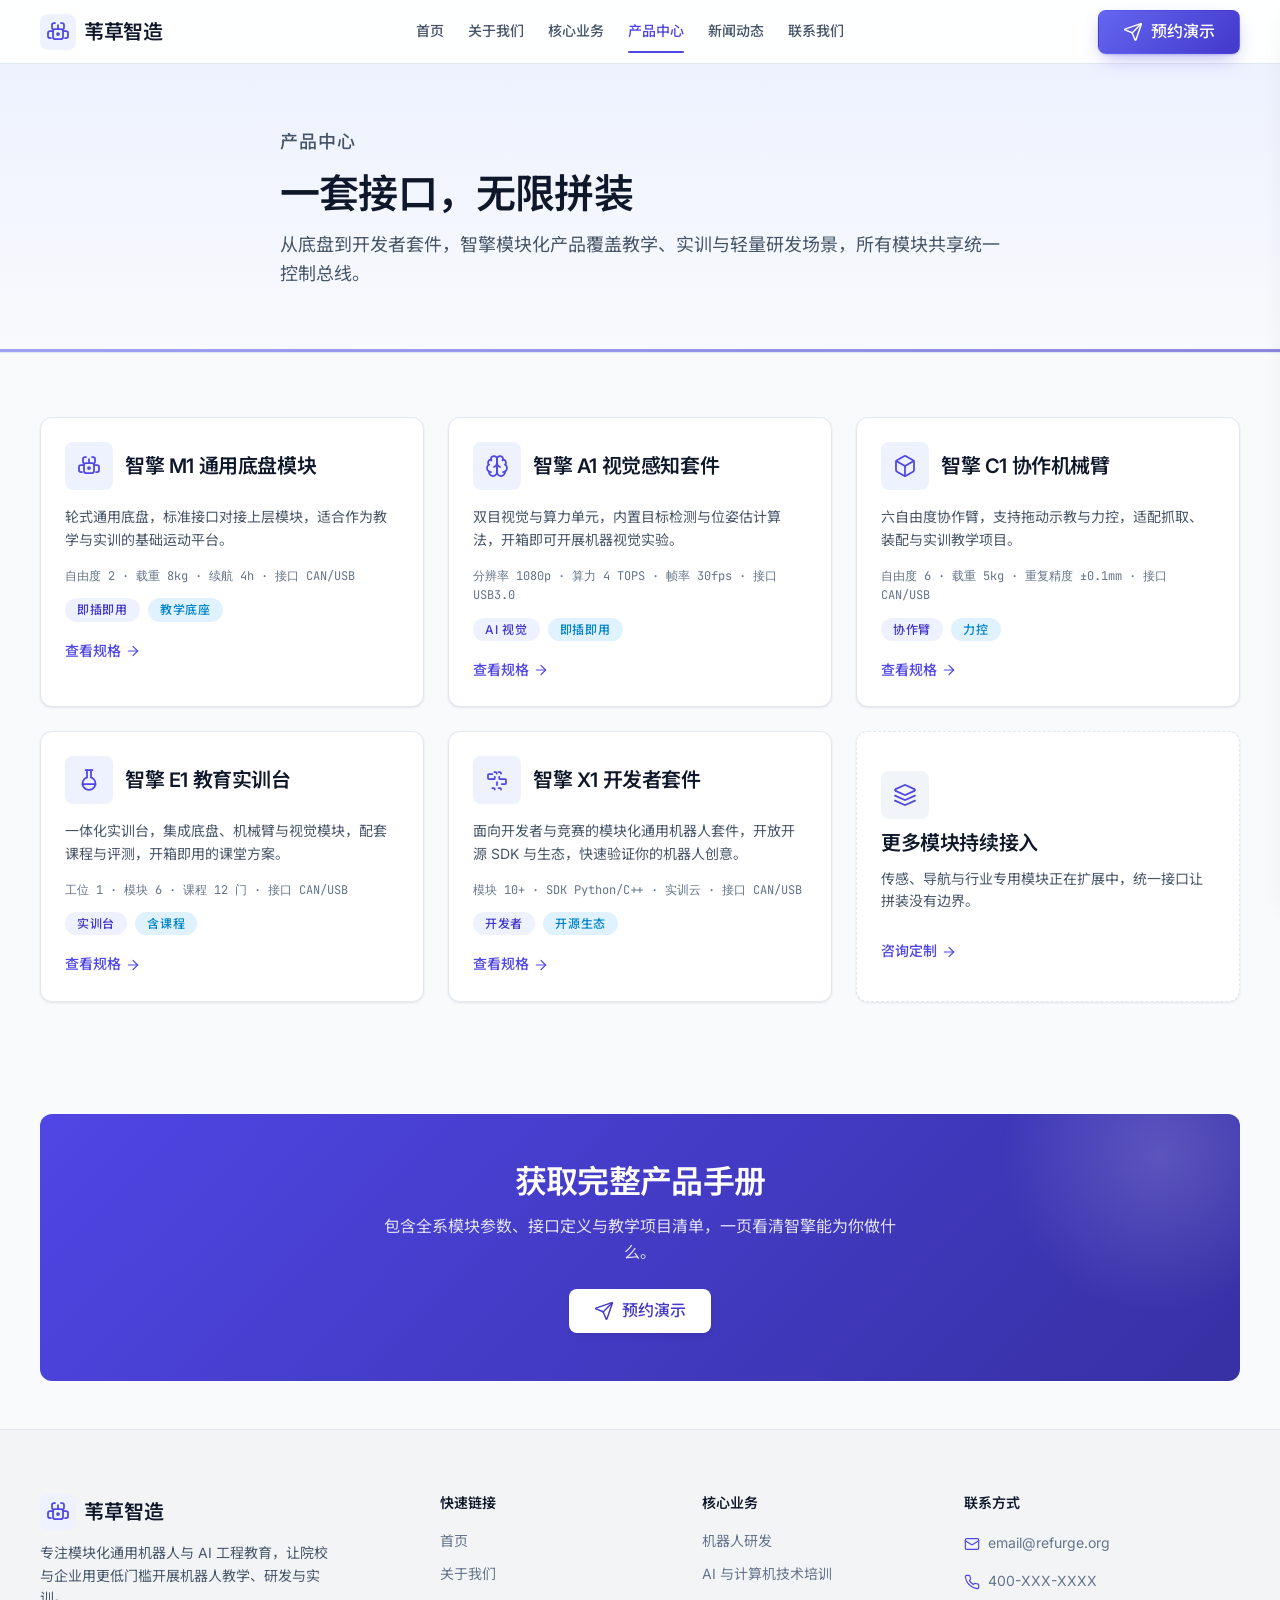
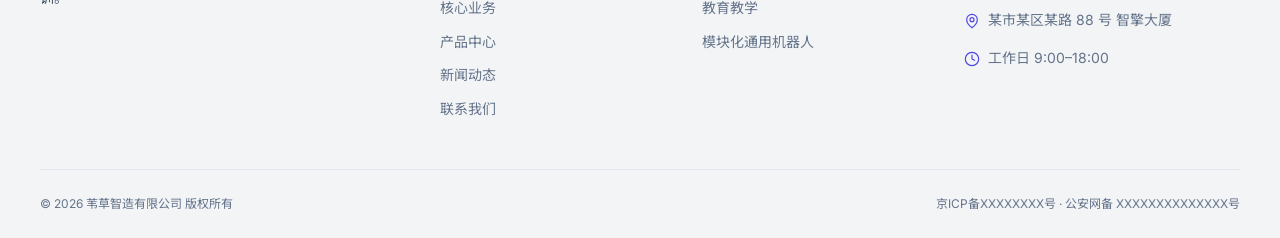
<file: pages/products.html>
<!DOCTYPE html>
<html lang="zh-CN">
<head>
  <meta charset="UTF-8" />
  <meta name="viewport" content="width=device-width, initial-scale=1.0" />
  <title>产品中心 - 智擎模块化机器人产品矩阵</title>
  <meta name="description" content="智擎产品矩阵：M1 通用底盘、A1 视觉感知套件、C1 协作机械臂、E1 教育实训台、X1 开发者套件，一套接口，无限拼装。" />
  <link rel="preconnect" href="https://fonts.googleapis.com" />
  <link rel="preconnect" href="https://fonts.gstatic.com" crossorigin />
  <link href="https://fonts.googleapis.com/css2?family=Inter:wght@400;500;600&family=Noto+Sans+SC:wght@400;500;600&family=JetBrains+Mono:wght@400;500&display=swap" rel="stylesheet" />
  <link rel="stylesheet" href="../assets/css/main.css" />
</head>
<body data-page="products">

  <header class="navbar">
    <div class="container navbar__inner">
      <a class="brand" href="../index.html" aria-label="苇草智造 首页">
        <span class="icon-tile"><i data-icon="robot" data-size="24"></i></span>
        <span>苇草智造</span>
      </a>
      <nav class="nav-links" aria-label="主导航">
        <a class="nav-link" href="../index.html">首页</a>
        <a class="nav-link" href="about.html">关于我们</a>
        <a class="nav-link" href="business.html">核心业务</a>
        <a class="nav-link" href="products.html">产品中心</a>
        <a class="nav-link" href="news.html">新闻动态</a>
        <a class="nav-link" href="contact.html">联系我们</a>
      </nav>
      <div class="nav-actions">
        <a class="btn btn-primary" href="contact.html">
          <span class="icon-wrap"><i data-icon="send" data-size="20"></i></span>预约演示
        </a>
        <button class="nav-toggle" type="button" aria-label="打开菜单" aria-expanded="false" aria-controls="mobile-drawer">
          <span class="icon-wrap"><i data-icon="menu" data-size="24"></i></span>
        </button>
      </div>
    </div>
  </header>

  <div class="drawer-backdrop" data-drawer-backdrop></div>
  <aside class="drawer" id="mobile-drawer" aria-label="移动端菜单" aria-hidden="true">
    <div class="drawer__head">
      <span class="brand"><span class="icon-tile"><i data-icon="robot" data-size="24"></i></span><span>苇草智造</span></span>
      <button class="drawer__close" type="button" aria-label="关闭菜单">
        <span class="icon-wrap"><i data-icon="x" data-size="24"></i></span>
      </button>
    </div>
    <nav class="drawer__links" aria-label="移动端导航">
      <a href="../index.html">首页</a>
      <a href="about.html">关于我们</a>
      <a href="business.html">核心业务</a>
      <a href="products.html">产品中心</a>
      <a href="news.html">新闻动态</a>
      <a href="contact.html">联系我们</a>
    </nav>
    <div class="drawer__actions">
      <a class="btn btn-primary btn-block" href="contact.html">
        <span class="icon-wrap"><i data-icon="send" data-size="20"></i></span>预约演示
      </a>
    </div>
  </aside>

  <main>
    <section class="page-banner">
      <div class="container page-banner__inner reveal">
        <p class="eyebrow">产品中心</p>
        <h1>一套接口，无限拼装</h1>
        <p>从底盘到开发者套件，智擎模块化产品覆盖教学、实训与轻量研发场景，所有模块共享统一控制总线。</p>
      </div>
    </section>

    <section class="section">
      <div class="container">
        <div class="grid-3">
          <!-- M1 -->
          <article class="card card--hover reveal">
            <div class="card-icon-head">
              <span class="icon-tile"><i data-icon="robot" data-size="24"></i></span>
              <h3 class="card-title">智擎 M1 通用底盘模块</h3>
            </div>
            <p class="card-desc">轮式通用底盘，标准接口对接上层模块，适合作为教学与实训的基础运动平台。</p>
            <p class="product-spec">自由度 2 · 载重 8kg · 续航 4h · 接口 CAN/USB</p>
            <div class="product-badges">
              <span class="badge badge--primary">即插即用</span>
              <span class="badge badge--tech">教学底座</span>
            </div>
            <a class="link-arrow" href="contact.html">查看规格 <span class="icon-wrap"><i data-icon="arrow-right" data-size="16"></i></span></a>
          </article>

          <!-- A1 -->
          <article class="card card--hover reveal reveal--d1">
            <div class="card-icon-head">
              <span class="icon-tile"><i data-icon="brain" data-size="24"></i></span>
              <h3 class="card-title">智擎 A1 视觉感知套件</h3>
            </div>
            <p class="card-desc">双目视觉与算力单元，内置目标检测与位姿估计算法，开箱即可开展机器视觉实验。</p>
            <p class="product-spec">分辨率 1080p · 算力 4 TOPS · 帧率 30fps · 接口 USB3.0</p>
            <div class="product-badges">
              <span class="badge badge--primary">AI 视觉</span>
              <span class="badge badge--tech">即插即用</span>
            </div>
            <a class="link-arrow" href="contact.html">查看规格 <span class="icon-wrap"><i data-icon="arrow-right" data-size="16"></i></span></a>
          </article>

          <!-- C1 -->
          <article class="card card--hover reveal reveal--d2">
            <div class="card-icon-head">
              <span class="icon-tile"><i data-icon="box" data-size="24"></i></span>
              <h3 class="card-title">智擎 C1 协作机械臂</h3>
            </div>
            <p class="card-desc">六自由度协作臂，支持拖动示教与力控，适配抓取、装配与实训教学项目。</p>
            <p class="product-spec">自由度 6 · 载重 5kg · 重复精度 ±0.1mm · 接口 CAN/USB</p>
            <div class="product-badges">
              <span class="badge badge--primary">协作臂</span>
              <span class="badge badge--tech">力控</span>
            </div>
            <a class="link-arrow" href="contact.html">查看规格 <span class="icon-wrap"><i data-icon="arrow-right" data-size="16"></i></span></a>
          </article>

          <!-- E1 -->
          <article class="card card--hover reveal reveal--d1">
            <div class="card-icon-head">
              <span class="icon-tile"><i data-icon="flask-conical" data-size="24"></i></span>
              <h3 class="card-title">智擎 E1 教育实训台</h3>
            </div>
            <p class="card-desc">一体化实训台，集成底盘、机械臂与视觉模块，配套课程与评测，开箱即用的课堂方案。</p>
            <p class="product-spec">工位 1 · 模块 6 · 课程 12 门 · 接口 CAN/USB</p>
            <div class="product-badges">
              <span class="badge badge--primary">实训台</span>
              <span class="badge badge--tech">含课程</span>
            </div>
            <a class="link-arrow" href="contact.html">查看规格 <span class="icon-wrap"><i data-icon="arrow-right" data-size="16"></i></span></a>
          </article>

          <!-- X1 -->
          <article class="card card--hover reveal reveal--d2">
            <div class="card-icon-head">
              <span class="icon-tile"><i data-icon="modules" data-size="24"></i></span>
              <h3 class="card-title">智擎 X1 开发者套件</h3>
            </div>
            <p class="card-desc">面向开发者与竞赛的模块化通用机器人套件，开放开源 SDK 与生态，快速验证你的机器人创意。</p>
            <p class="product-spec">模块 10+ · SDK Python/C++ · 实训云 · 接口 CAN/USB</p>
            <div class="product-badges">
              <span class="badge badge--primary">开发者</span>
              <span class="badge badge--tech">开源生态</span>
            </div>
            <a class="link-arrow" href="contact.html">查看规格 <span class="icon-wrap"><i data-icon="arrow-right" data-size="16"></i></span></a>
          </article>

          <!-- 占位引导卡 -->
          <article class="card reveal reveal--d3" style="border-style:dashed;display:flex;flex-direction:column;justify-content:center;align-items:flex-start;gap:var(--space-3);">
            <span class="icon-tile icon-tile--muted"><i data-icon="layers" data-size="24"></i></span>
            <h3 class="card-title">更多模块持续接入</h3>
            <p class="card-desc">传感、导航与行业专用模块正在扩展中，统一接口让拼装没有边界。</p>
            <a class="link-arrow" href="contact.html">咨询定制 <span class="icon-wrap"><i data-icon="arrow-right" data-size="16"></i></span></a>
          </article>
        </div>
      </div>
    </section>

    <section class="section--tight">
      <div class="container">
        <div class="cta-band reveal">
          <h2>获取完整产品手册</h2>
          <p>包含全系模块参数、接口定义与教学项目清单，一页看清智擎能为你做什么。</p>
          <a class="btn btn-primary" href="contact.html">
            <span class="icon-wrap"><i data-icon="send" data-size="20"></i></span>预约演示
          </a>
        </div>
      </div>
    </section>
  </main>
  <button class="back-to-top" type="button" data-back-to-top aria-label="返回顶部">
    <span class="icon-wrap"><i data-icon="arrow-up" data-size="20"></i></span>
  </button>


  <footer class="footer">
    <div class="container">
      <div class="footer__cols">
        <div>
          <div class="footer__brand">
            <span class="icon-tile"><i data-icon="robot" data-size="24"></i></span>
            <span>苇草智造</span>
          </div>
          <p class="footer__desc">专注模块化通用机器人与 AI 工程教育，让院校与企业用更低门槛开展机器人教学、研发与实训。</p>
        </div>
        <div class="footer__col">
          <h4>快速链接</h4>
          <ul>
            <li><a href="../index.html">首页</a></li>
            <li><a href="about.html">关于我们</a></li>
            <li><a href="business.html">核心业务</a></li>
            <li><a href="products.html">产品中心</a></li>
            <li><a href="news.html">新闻动态</a></li>
            <li><a href="contact.html">联系我们</a></li>
          </ul>
        </div>
        <div class="footer__col">
          <h4>核心业务</h4>
          <ul>
            <li><a href="business.html">机器人研发</a></li>
            <li><a href="business.html">AI 与计算机技术培训</a></li>
            <li><a href="business.html">教育教学</a></li>
            <li><a href="business.html">模块化通用机器人</a></li>
          </ul>
        </div>
        <div class="footer__col">
          <h4>联系方式</h4>
          <ul class="footer__contact">
            <li><span class="icon-wrap"><i data-icon="mail" data-size="16"></i></span><a href="mailto:email@refurge.org">email@refurge.org</a></li>
            <li><span class="icon-wrap"><i data-icon="phone" data-size="16"></i></span><a href="tel:4000000000">400-XXX-XXXX</a></li>
            <li><span class="icon-wrap"><i data-icon="map-pin" data-size="16"></i></span><span>某市某区某路 88 号 智擎大厦</span></li>
            <li><span class="icon-wrap"><i data-icon="clock" data-size="16"></i></span><span>工作日 9:00–18:00</span></li>
          </ul>
        </div>
      </div>
      <div class="footer__bottom">
        <span>© 2026 苇草智造有限公司 版权所有</span>
        <span>京ICP备XXXXXXXX号 · <a href="#">公安网备 XXXXXXXXXXXXXX号</a></span>
      </div>
    </div>
  </footer>

  <div class="toast" data-toast role="status" aria-live="polite"></div>

  <script src="../assets/js/icons.js"></script>
  <script src="../assets/js/main.js"></script>
</body>
</html>
</file>
<file: assets/css/main.css>
/* =============================================================
 * main.css —— 布局 / 组件 / 响应式
 * 依赖：tokens.css（变量源）
 * 规则：所有颜色用 var(--token)；圆角≤12px(卡片) / ≤16px(大卡)；
 *       阴影 3 级柔和；统一缓动 --ease-standard；prefers-reduced-motion 降级。
 * ============================================================= */

@import url('tokens.css');

/* ---------------- Reset ---------------- */
*, *::before, *::after { box-sizing: border-box; }
html { -webkit-text-size-adjust: 100%; scroll-behavior: smooth; }
body {
  margin: 0;
  font-family: var(--font-body);
  font-size: var(--text-base);
  font-weight: var(--weight-regular);
  line-height: var(--leading-body);
  color: var(--neutral-fg);
  background: var(--neutral-page);
  -webkit-font-smoothing: antialiased;
  text-rendering: optimizeLegibility;
}
h1, h2, h3, h4, h5, h6 { margin: 0; font-weight: var(--weight-semibold); line-height: var(--leading-title); letter-spacing: var(--tracking-display); }
p { margin: 0; }
a { color: var(--color-primary-600); text-decoration: none; transition: color var(--motion-base) var(--ease-standard); }
a:hover { color: var(--color-primary-700); }
img, svg { display: block; max-width: 100%; }
ul { margin: 0; padding: 0; list-style: none; }
button { font-family: inherit; cursor: pointer; }

/* 焦点可见：所有可点元素统一焦点环 */
a:focus-visible,
button:focus-visible,
input:focus-visible,
textarea:focus-visible,
[tabindex]:focus-visible,
.is-focusable:focus-visible {
  outline: 2px solid var(--color-primary-600);
  outline-offset: 2px;
  box-shadow: 0 0 0 4px var(--effect-focusRing);
  border-radius: var(--radius-sm);
}

/* ---------------- 容器 / 栅格 ---------------- */
.container { width: 100%; max-width: var(--container-xl); margin: 0 auto; padding-inline: var(--space-4); }
.row { display: grid; grid-template-columns: repeat(var(--grid-columns), 1fr); gap: var(--grid-gutter); }
.col-12 { grid-column: span 12; }
.col-9 { grid-column: span 9; }
.col-8 { grid-column: span 8; }
.col-7 { grid-column: span 7; }
.col-6 { grid-column: span 6; }
.col-5 { grid-column: span 5; }
.col-4 { grid-column: span 4; }
.col-3 { grid-column: span 3; }

.section { padding-block: var(--space-8); }
.section--tight { padding-block: var(--space-7); }
.section--muted { background: var(--neutral-surfaceSubtle); }
.section--surface { background: var(--neutral-surface); }

/* ---------------- 排版工具 ---------------- */
.eyebrow {
  font-size: var(--text-sm);
  font-weight: var(--weight-medium);
  letter-spacing: var(--tracking-caps);
  text-transform: uppercase;
  color: var(--color-primary-600);
  margin-bottom: var(--space-3);
}
.display-1 { font-size: var(--text-4xl); letter-spacing: var(--tracking-display); line-height: var(--leading-display); }
.display-2 { font-size: var(--text-3xl); letter-spacing: var(--tracking-display); line-height: var(--leading-display); }
.h2 { font-size: var(--text-2xl); }
.h3 { font-size: var(--text-xl); }
.lead { font-size: var(--text-md); color: var(--neutral-fgMuted); line-height: var(--leading-body); }
.muted { color: var(--neutral-fgMuted); }
.meta { font-size: var(--text-sm); color: var(--neutral-meta); }
.mono { font-family: var(--font-mono); font-variant-numeric: tabular-nums; }
.text-center { text-align: center; }
.section-head { max-width: 640px; margin-inline: auto; text-align: center; margin-bottom: var(--space-7); }
.section-head .lead { margin-top: var(--space-3); }

/* ---------------- 按钮 ---------------- */
.btn {
  display: inline-flex; align-items: center; justify-content: center; gap: var(--space-2);
  height: 44px; padding-inline: var(--space-5);
  font-size: var(--text-base); font-weight: var(--weight-medium);
  border: 1px solid transparent; border-radius: var(--radius-md);
  transition: background-color var(--motion-base) var(--ease-standard),
              color var(--motion-base) var(--ease-standard),
              border-color var(--motion-base) var(--ease-standard),
              box-shadow var(--motion-base) var(--ease-standard),
              transform var(--motion-fast) var(--ease-standard);
  white-space: nowrap;
}
.btn:hover { transform: translateY(-1px); }
.btn:active { transform: translateY(0); }
.btn .icon-wrap { display: inline-flex; }
.btn-primary {
  background: var(--gradient-primary); color: #ffffff;
  box-shadow: 0 1px 2px rgba(79, 70, 229, 0.24), 0 8px 20px -6px rgba(79, 70, 229, 0.45);
}
.btn-primary:hover {
  background: var(--gradient-primary); color: #ffffff;
  box-shadow: 0 2px 4px rgba(79, 70, 229, 0.28), 0 12px 26px -6px rgba(79, 70, 229, 0.5);
}
.btn-primary:active { background: var(--color-primary-800); box-shadow: none; }
.btn-secondary { background: var(--color-primary-50); color: var(--color-primary-700); }
.btn-secondary:hover { background: var(--color-primary-100); }
.btn-ghost { background: transparent; color: var(--color-primary-600); }
.btn-ghost:hover { background: var(--color-primary-50); }
.btn-outline { background: var(--neutral-surface); color: var(--neutral-fg); border-color: var(--neutral-border); }
.btn-outline:hover { border-color: var(--color-primary-600); color: var(--color-primary-700); }
.btn-sm { height: 38px; padding-inline: var(--space-4); font-size: var(--text-sm); }
.btn-block { width: 100%; }

/* ---------------- 图标包裹 ---------------- */
i[data-icon], span[data-icon] { display: inline-flex; align-items: center; justify-content: center; vertical-align: middle; }
.icon { display: inline-flex; align-items: center; justify-content: center; color: var(--color-primary-600); }
.icon-tile {
  display: inline-flex; align-items: center; justify-content: center;
  width: 48px; height: 48px; border-radius: var(--radius-md);
  background: var(--color-primary-50); color: var(--color-primary-600);
  flex: none;
}
.icon-tile--lg { width: 56px; height: 56px; border-radius: var(--radius-lg); }
.icon-tile--muted { background: var(--neutral-surfaceSubtle); color: var(--color-primary-600); }
.icon-fg-muted { color: var(--neutral-fgMuted); }

/* ---------------- 卡片 ---------------- */
.card {
  background: var(--neutral-surface);
  border: 1px solid var(--neutral-border);
  border-radius: var(--radius-lg);
  padding: var(--space-5);
  box-shadow: var(--shadow-1);
  transition: box-shadow var(--motion-base) var(--ease-standard),
              border-color var(--motion-base) var(--ease-standard),
              transform var(--motion-base) var(--ease-standard);
}
.card--hover:hover { box-shadow: var(--shadow-2); border-color: var(--color-primary-600); transform: translateY(-2px); }
.card--link { display: block; color: inherit; }
.card--link:hover { color: inherit; }

/* ---------------- Badge ---------------- */
.badge {
  display: inline-flex; align-items: center; gap: var(--space-1);
  padding: 2px var(--space-3); border-radius: var(--radius-full);
  font-size: var(--text-xs); font-weight: var(--weight-medium);
  letter-spacing: var(--tracking-caps); text-transform: uppercase;
  line-height: 1.6;
}
.badge--tech { background: var(--color-secondary-50); color: var(--color-secondary-600); }
.badge--primary { background: var(--color-primary-50); color: var(--color-primary-700); }
.badge--neutral { background: var(--neutral-surfaceSubtle); color: var(--neutral-meta); }
.badge--success { background: var(--semantic-successBg); color: var(--semantic-success); }
.badge--warning { background: var(--semantic-warningBg); color: var(--semantic-warning); }
.badge--news { background: var(--color-primary-50); color: var(--color-primary-700); }
.badge .icon-wrap { display: inline-flex; }

/* ---------------- 导航 Navbar ---------------- */
.navbar {
  position: sticky; top: 0; z-index: var(--z-sticky);
  height: 64px;
  background: rgba(255, 255, 255, 0.85);
  -webkit-backdrop-filter: blur(8px); backdrop-filter: blur(8px);
  border-bottom: 1px solid var(--neutral-border);
  transition: background-color var(--motion-base) var(--ease-standard),
              box-shadow var(--motion-base) var(--ease-standard),
              border-color var(--motion-base) var(--ease-standard);
}
.navbar.is-scrolled {
  background: rgba(255, 255, 255, 0.95);
  border-bottom-color: transparent;
  box-shadow: var(--shadow-2);
}
.navbar__inner { height: 100%; display: flex; align-items: center; justify-content: space-between; gap: var(--space-5); }
.brand { display: inline-flex; align-items: center; gap: var(--space-2); font-weight: var(--weight-semibold); font-size: var(--text-lg); color: var(--neutral-fg); letter-spacing: var(--tracking-display); }
.brand:hover { color: var(--neutral-fg); }
.brand .icon-tile { width: 36px; height: 36px; border-radius: var(--radius-md); }
.nav-links { display: flex; align-items: center; gap: var(--space-5); }
.nav-link {
  position: relative; font-size: var(--text-sm); font-weight: var(--weight-medium);
  color: var(--neutral-fgMuted); padding-block: var(--space-2);
  transition: color var(--motion-base) var(--ease-standard);
}
.nav-link::after {
  content: ''; position: absolute; left: 0; right: 0; bottom: -2px; height: 2px;
  background: var(--color-primary-600); border-radius: var(--radius-full);
  transform: scaleX(0); transform-origin: left; transition: transform var(--motion-base) var(--ease-standard);
}
.nav-link:hover { color: var(--neutral-fg); }
.nav-link.is-active { color: var(--color-primary-600); }
.nav-link.is-active::after { transform: scaleX(1); }
.nav-actions { display: flex; align-items: center; gap: var(--space-3); }

/* 移动端汉堡 */
.nav-toggle {
  display: none; width: 44px; height: 44px; align-items: center; justify-content: center;
  background: transparent; border: 1px solid var(--neutral-border); border-radius: var(--radius-md);
  color: var(--neutral-fg);
}
.nav-toggle .icon-wrap { display: inline-flex; }

/* 抽屉 */
.drawer-backdrop {
  position: fixed; inset: 0; background: var(--effect-overlay);
  opacity: 0; visibility: hidden; transition: opacity var(--motion-enter) var(--ease-standard), visibility var(--motion-enter) var(--ease-standard);
  z-index: var(--z-modal);
}
.drawer-backdrop.is-open { opacity: 1; visibility: visible; }
.drawer {
  position: fixed; top: 0; right: 0; bottom: 0; width: 280px; max-width: 85vw;
  background: var(--neutral-surface); border-left: 1px solid var(--neutral-border);
  box-shadow: var(--shadow-3); z-index: var(--z-toast);
  transform: translateX(100%); transition: transform var(--motion-enter) var(--ease-standard);
  display: flex; flex-direction: column; padding: var(--space-5);
}
.drawer.is-open { transform: translateX(0); }
.drawer__head { display: flex; align-items: center; justify-content: space-between; margin-bottom: var(--space-5); }
.drawer__close { width: 40px; height: 40px; display: inline-flex; align-items: center; justify-content: center; background: transparent; border: none; color: var(--neutral-fg); border-radius: var(--radius-md); }
.drawer__links { display: flex; flex-direction: column; gap: var(--space-1); }
.drawer__links a { padding: var(--space-3); border-radius: var(--radius-md); color: var(--neutral-fgMuted); font-weight: var(--weight-medium); transition: background-color var(--motion-base) var(--ease-standard), color var(--motion-base) var(--ease-standard); }
.drawer__links a:hover { background: var(--neutral-surfaceSubtle); color: var(--neutral-fg); }
.drawer__links a.is-active { color: var(--color-primary-600); background: var(--color-primary-50); }
.drawer__actions { margin-top: auto; padding-top: var(--space-5); }
body.no-scroll { overflow: hidden; }

/* ---------------- Hero ---------------- */
.hero {
  position: relative; overflow: hidden;
  background: var(--gradient-soft);
  padding-block: var(--space-9);
}
/* 网格纹理 */
.hero::before {
  content: ''; position: absolute; inset: 0;
  background-image:
    linear-gradient(var(--effect-heroGrid) 1px, transparent 1px),
    linear-gradient(90deg, var(--effect-heroGrid) 1px, transparent 1px);
  background-size: 44px 44px;
  -webkit-mask-image: radial-gradient(ellipse 90% 80% at 50% 0%, #000 20%, transparent 75%);
  mask-image: radial-gradient(ellipse 90% 80% at 50% 0%, #000 20%, transparent 75%);
  pointer-events: none; z-index: 0;
}
.hero__glow {
  position: absolute; top: -120px; right: -80px; width: 480px; height: 480px;
  background: radial-gradient(circle at 50% 50%, var(--effect-heroGlowStrong) 0%, transparent 70%);
  pointer-events: none; z-index: 0;
}
.hero__glow--left {
  top: auto; right: auto; left: -140px; bottom: -160px; width: 420px; height: 420px;
  background: radial-gradient(circle at 50% 50%, var(--effect-heroGlow) 0%, transparent 70%);
}
.hero__grid { position: relative; z-index: 1; align-items: center; }
.hero__title { font-size: var(--text-hero); line-height: var(--leading-display); letter-spacing: var(--tracking-display); margin-bottom: var(--space-5); }
.hero__lead { font-size: var(--text-md); color: var(--neutral-fgMuted); margin-bottom: var(--space-6); max-width: 46ch; }
.hero__cta { display: flex; flex-wrap: wrap; gap: var(--space-3); margin-bottom: var(--space-6); }
.hero__trust { display: flex; align-items: center; gap: var(--space-2); font-family: var(--font-mono); font-size: var(--text-sm); color: var(--neutral-meta); }
.hero__media { position: relative; }
.hero__diagram { width: 100%; height: auto; }
.hero__badges { display: flex; flex-wrap: wrap; gap: var(--space-3); margin-top: var(--space-5); }
.hero-badge {
  display: inline-flex; align-items: center; gap: var(--space-2);
  padding: var(--space-2) var(--space-3); border-radius: var(--radius-md);
  background: var(--neutral-surface); border: 1px solid var(--neutral-border);
  font-size: var(--text-sm); font-weight: var(--weight-medium); color: var(--neutral-fg);
  box-shadow: var(--shadow-1);
}
.hero-badge .icon-wrap { display: inline-flex; color: var(--color-primary-600); }

/* 通用媒体框（模块化机器人示意图、地图占位等） */
.media-frame {
  background: var(--neutral-surface); border: 1px solid var(--neutral-border);
  border-radius: var(--radius-lg); padding: var(--space-6); box-shadow: var(--shadow-1);
  display: flex; align-items: center; justify-content: center;
}
.media-frame svg { width: 100%; height: auto; }

/* ---------------- 指标带 ---------------- */
.metrics { background: var(--neutral-surfaceSubtle); border-block: 1px solid var(--neutral-border); }
.metrics__grid { display: grid; grid-template-columns: repeat(4, 1fr); gap: var(--grid-gutter); }
.metric { text-align: center; padding: var(--space-5) var(--space-3); }
.metric__num {
  font-family: var(--font-mono); font-size: var(--text-3xl); font-weight: var(--weight-semibold);
  letter-spacing: -0.01em;
  background: var(--gradient-primary);
  -webkit-background-clip: text; background-clip: text;
  -webkit-text-fill-color: transparent; color: transparent;
}
.metric__label { font-size: var(--text-sm); color: var(--neutral-fgMuted); margin-top: var(--space-2); }

/* ---------------- 特性列表 / 勾选 ---------------- */
.feature-list { display: flex; flex-direction: column; gap: var(--space-4); }
.feature-item { display: flex; gap: var(--space-3); align-items: flex-start; }
.feature-item .icon-wrap { color: var(--color-primary-600); flex: none; margin-top: 2px; }
.feature-item h4 { font-size: var(--text-md); margin-bottom: 2px; }
.feature-item p { color: var(--neutral-fgMuted); font-size: var(--text-sm); }

.check-list { display: flex; flex-direction: column; gap: var(--space-3); }
.check-list li { display: flex; gap: var(--space-2); align-items: flex-start; color: var(--neutral-fgMuted); font-size: var(--text-sm); }
.check-list .icon-wrap { color: var(--semantic-success); flex: none; margin-top: 2px; }

/* ---------------- 链接箭头（了解更多 / 阅读全文） ---------------- */
.link-arrow {
  display: inline-flex; align-items: center; gap: var(--space-1);
  font-size: var(--text-sm); font-weight: var(--weight-medium); color: var(--color-primary-600);
  transition: gap var(--motion-base) var(--ease-standard), color var(--motion-base) var(--ease-standard);
}
.link-arrow .icon-wrap { display: inline-flex; transition: transform var(--motion-base) var(--ease-standard); }
.link-arrow:hover { color: var(--color-primary-700); gap: var(--space-2); }

/* ---------------- 业务三栏 / 卡片网格 ---------------- */
.card-icon-head { display: flex; align-items: center; gap: var(--space-3); margin-bottom: var(--space-4); }
.card-title { font-size: var(--text-lg); }
.card-desc { color: var(--neutral-fgMuted); font-size: var(--text-sm); margin-bottom: var(--space-4); }
.grid-3 { display: grid; grid-template-columns: repeat(3, 1fr); gap: var(--grid-gutter); }
.grid-2 { display: grid; grid-template-columns: repeat(2, 1fr); gap: var(--space-6); }
.grid-4 { display: grid; grid-template-columns: repeat(4, 1fr); gap: var(--grid-gutter); }

/* ---------------- 图文交替（业务页） ---------------- */
.split { display: grid; grid-template-columns: 1fr 1fr; gap: var(--space-7); align-items: center; }
.split--reverse .split__media { order: 2; }
.split__media {
  position: relative; overflow: hidden;
  background: radial-gradient(120% 150% at 50% 0%, var(--color-primary-50) 0%, var(--neutral-surfaceSubtle) 55%, var(--neutral-surface) 100%);
  border-radius: var(--radius-lg); border: 1px solid var(--neutral-border);
  padding: var(--space-6); display: flex; align-items: center; justify-content: center; min-height: 240px;
}
.split__media::after { content: ""; position: absolute; inset: auto 0 0 0; height: 3px; background: var(--gradient-primary); opacity: 0.8; }
.split__media svg { width: 100%; height: auto; max-height: 220px; }
.split__body .eyebrow { margin-bottom: var(--space-2); }
.split__body h2 { font-size: var(--text-2xl); margin-bottom: var(--space-4); }
.split__body p { color: var(--neutral-fgMuted); margin-bottom: var(--space-4); }

/* ---------------- 时间线 ---------------- */
.timeline { position: relative; margin-left: var(--space-2); padding-left: var(--space-6); border-left: 2px solid var(--neutral-border); }
.timeline__item { position: relative; padding-bottom: var(--space-6); }
.timeline__item:last-child { padding-bottom: 0; }
.timeline__item::before {
  content: ''; position: absolute; left: calc(-1 * var(--space-6) - 7px); top: 4px;
  width: 12px; height: 12px; border-radius: var(--radius-full);
  background: var(--color-primary-600); border: 2px solid var(--neutral-surface); box-shadow: 0 0 0 2px var(--color-primary-100);
}
.timeline__year { font-family: var(--font-mono); font-size: var(--text-sm); color: var(--color-primary-600); font-weight: var(--weight-medium); }
.timeline__title { font-size: var(--text-lg); margin-block: var(--space-1) var(--space-2); }
.timeline__desc { color: var(--neutral-fgMuted); font-size: var(--text-sm); }

/* ---------------- 两栏（使命愿景） ---------------- */
.duo { display: grid; grid-template-columns: 1fr 1fr; gap: var(--grid-gutter); }
.duo .card { height: 100%; }
.duo h3 { font-size: var(--text-xl); margin-bottom: var(--space-3); display: flex; align-items: center; gap: var(--space-2); }

/* ---------------- 资质网格 ---------------- */
.cred-grid { display: grid; grid-template-columns: repeat(4, 1fr); gap: var(--grid-gutter); }
.cred { text-align: center; padding: var(--space-5); }
.cred .icon-tile { margin: 0 auto var(--space-3); }
.cred h4 { font-size: var(--text-md); margin-bottom: var(--space-1); }
.cred p { font-size: var(--text-sm); color: var(--neutral-fgMuted); }

/* 人物卡 */
.team-grid { display: grid; grid-template-columns: repeat(4, 1fr); gap: var(--grid-gutter); }
.person { text-align: center; }
.person__avatar {
  width: 72px; height: 72px; border-radius: var(--radius-full); margin: 0 auto var(--space-3);
  background: linear-gradient(135deg, var(--color-primary-100) 0%, var(--color-primary-50) 100%);
  color: var(--color-primary-700);
  display: flex; align-items: center; justify-content: center; font-weight: var(--weight-semibold); font-size: var(--text-xl);
  border: 1px solid var(--color-primary-200); box-shadow: var(--shadow-1);
}
.person h4 { font-size: var(--text-md); }
.person p { font-size: var(--text-sm); color: var(--neutral-meta); }

/* ---------------- 页头 Banner ---------------- */
.page-banner {
  position: relative;
  background: var(--gradient-soft);
  border-bottom: 1px solid var(--neutral-border);
  padding-block: var(--space-8);
}
.page-banner::after { content: ""; position: absolute; inset: auto 0 0 0; height: 3px; background: var(--gradient-primary); opacity: 0.6; }
.page-banner__inner { max-width: 720px; }
.page-banner h1 { font-size: var(--text-3xl); letter-spacing: var(--tracking-display); margin-bottom: var(--space-3); }
.page-banner p { color: var(--neutral-fgMuted); font-size: var(--text-md); }

/* ---------------- CTA band ---------------- */
.cta-band {
  position: relative; overflow: hidden;
  background: var(--gradient-cta); color: #ffffff;
  border-radius: var(--radius-lg); padding: var(--space-7); text-align: center;
}
.cta-band::before {
  content: ''; position: absolute; top: -120px; right: -80px; width: 320px; height: 320px;
  background: radial-gradient(circle at 50% 50%, rgba(255, 255, 255, 0.16) 0%, transparent 70%);
  pointer-events: none;
}
.cta-band h2 { font-size: var(--text-2xl); color: #ffffff; margin-bottom: var(--space-3); }
.cta-band p { color: rgba(255,255,255,0.85); margin-bottom: var(--space-5); max-width: 52ch; margin-inline: auto; position: relative; }
.cta-band .btn-primary { background: #ffffff; color: var(--color-primary-700); box-shadow: var(--shadow-2); }
.cta-band .btn-primary:hover { background: var(--neutral-surfaceSubtle); color: var(--color-primary-700); box-shadow: var(--shadow-3); transform: translateY(-1px); }

/* ---------------- 产品卡参数 ---------------- */
.product-spec { font-family: var(--font-mono); font-size: var(--text-xs); color: var(--neutral-meta); margin-block: var(--space-3); letter-spacing: 0; }
.product-badges { display: flex; flex-wrap: wrap; gap: var(--space-2); margin-bottom: var(--space-4); }

/* ---------------- 新闻卡 ---------------- */
.news-grid { display: grid; grid-template-columns: repeat(3, 1fr); gap: var(--grid-gutter); }
.news-card { display: flex; flex-direction: column; gap: var(--space-3); }
.news-card__meta { display: flex; align-items: center; gap: var(--space-3); font-size: var(--text-sm); color: var(--neutral-meta); }
.news-card__meta .date { display: inline-flex; align-items: center; gap: var(--space-1); font-family: var(--font-mono); }
.news-card__title { font-size: var(--text-lg); line-height: var(--leading-title); }
.news-card__excerpt { color: var(--neutral-fgMuted); font-size: var(--text-sm); }
.news-list { display: flex; flex-direction: column; gap: var(--space-5); }
.news-row { display: grid; grid-template-columns: 160px 1fr; gap: var(--space-5); padding: var(--space-4) var(--space-3); border-bottom: 1px solid var(--neutral-border); border-radius: var(--radius-md); transition: background var(--motion-base) var(--ease-standard), transform var(--motion-base) var(--ease-standard); }
.news-row:last-child { border-bottom: none; }
.news-row:hover { background: var(--neutral-surfaceSubtle); transform: translateX(4px); }
.news-row__date { font-family: var(--font-mono); font-size: var(--text-sm); color: var(--neutral-meta); display: flex; align-items: center; gap: var(--space-2); }
.news-row__title { font-size: var(--text-lg); margin-bottom: var(--space-2); }
.news-row__excerpt { color: var(--neutral-fgMuted); font-size: var(--text-sm); margin-bottom: var(--space-3); }

.news-detail__title { font-size: var(--text-3xl); letter-spacing: var(--tracking-display); margin-bottom: var(--space-4); line-height: var(--leading-title); }
.news-detail__meta { display: flex; flex-wrap: wrap; gap: var(--space-4); font-size: var(--text-sm); color: var(--neutral-meta); margin-bottom: var(--space-6); padding-bottom: var(--space-5); border-bottom: 1px solid var(--neutral-border); }
.news-detail__lead { font-size: var(--text-md); color: var(--neutral-fg); font-weight: var(--weight-medium); margin-bottom: var(--space-5); }
.news-detail__body p { color: var(--neutral-fgMuted); margin-bottom: var(--space-4); }

/* ---------------- 联系页 ---------------- */
.contact-grid { display: grid; grid-template-columns: 1fr 1.4fr; gap: var(--space-7); align-items: start; }
.contact-info__item { display: flex; gap: var(--space-3); align-items: flex-start; padding-block: var(--space-4); border-bottom: 1px solid var(--neutral-border); }
.contact-info__item:last-child { border-bottom: none; }
.contact-info__item .icon-tile { width: 44px; height: 44px; }
.contact-info__item h4 { font-size: var(--text-sm); color: var(--neutral-meta); font-weight: var(--weight-medium); margin-bottom: var(--space-1); }
.contact-info__item p { font-size: var(--text-base); color: var(--neutral-fg); }
.contact-info__item .mono { font-size: var(--text-base); }

.form-field { margin-bottom: var(--space-4); }
.form-field label { display: block; font-size: var(--text-sm); font-weight: var(--weight-medium); margin-bottom: var(--space-2); color: var(--neutral-fg); }
.form-field .req { color: var(--semantic-danger); margin-left: 2px; }
.form-control {
  width: 100%; padding: var(--space-3); font-family: inherit; font-size: var(--text-base);
  color: var(--neutral-fg); background: var(--neutral-surface);
  border: 1px solid var(--neutral-border); border-radius: var(--radius-md);
  transition: border-color var(--motion-base) var(--ease-standard), box-shadow var(--motion-base) var(--ease-standard), background-color var(--motion-base) var(--ease-standard);
}
.form-control::placeholder { color: var(--neutral-fgSubtle); }
.form-control:hover { border-color: var(--neutral-borderStrong); }
.form-control:focus { border-color: var(--color-primary-600); box-shadow: 0 0 0 4px var(--effect-focusRing); outline: none; }
.form-control:disabled { background: var(--neutral-surfaceMuted); color: var(--neutral-fgSubtle); cursor: not-allowed; }
textarea.form-control { resize: vertical; min-height: 120px; }
.form-control.is-error { border-color: var(--semantic-danger); }
.form-control.is-error:focus { box-shadow: 0 0 0 4px rgba(220,38,38,0.18); }
.field-error { display: none; font-size: var(--text-xs); color: var(--semantic-danger); margin-top: var(--space-2); }
.field-error.is-visible { display: block; }
.field-hint { font-size: var(--text-xs); color: var(--neutral-meta); margin-top: var(--space-2); }
.form-note { font-size: var(--text-xs); color: var(--neutral-meta); margin-top: var(--space-3); }

/* Spinner（loading 态） */
.spinner {
  width: 18px; height: 18px; border-radius: var(--radius-full);
  border: 2px solid rgba(255,255,255,0.45); border-top-color: #ffffff;
  animation: spin 0.7s linear infinite; flex: none;
}
.spinner--dark { border-color: var(--neutral-borderStrong); border-top-color: var(--color-primary-600); }
@keyframes spin { to { transform: rotate(360deg); } }

/* Toast */
.toast {
  position: fixed; left: 50%; bottom: var(--space-6); transform: translate(-50%, 20px);
  background: var(--neutral-fg); color: #ffffff; padding: var(--space-3) var(--space-5);
  border-radius: var(--radius-md); box-shadow: var(--shadow-3); font-size: var(--text-sm);
  display: flex; align-items: center; gap: var(--space-2);
  opacity: 0; visibility: hidden; transition: opacity var(--motion-base) var(--ease-standard), transform var(--motion-base) var(--ease-standard), visibility var(--motion-base) var(--ease-standard);
  z-index: var(--z-toast);
}
.toast.is-visible { opacity: 1; visibility: visible; transform: translate(-50%, 0); }
.toast .icon-wrap { color: var(--semantic-success); display: inline-flex; }

/* 地图占位 */
.map-ph {
  position: relative; width: 100%; aspect-ratio: 16 / 9; border-radius: var(--radius-lg);
  background:
    repeating-linear-gradient(0deg, transparent, transparent 38px, rgba(15,23,42,0.04) 39px),
    repeating-linear-gradient(90deg, transparent, transparent 38px, rgba(15,23,42,0.04) 39px),
    var(--neutral-surfaceSubtle);
  border: 1px solid var(--neutral-border);
  display: flex; align-items: center; justify-content: center; flex-direction: column; gap: var(--space-2);
  color: var(--neutral-meta); text-align: center; overflow: hidden;
}
.map-ph .icon-wrap { color: var(--neutral-fgSubtle); }
.map-ph::after { content: ""; position: absolute; inset: 0; border-radius: var(--radius-lg); background: radial-gradient(80% 60% at 50% 0%, rgba(79,70,229,0.07), transparent 70%); pointer-events: none; }

/* 合作生态 logo 占位网格 */
.logo-grid { display: grid; grid-template-columns: repeat(4, 1fr); gap: var(--space-5); }
.logo-cell {
  display: flex; align-items: center; justify-content: center; gap: var(--space-2);
  padding: var(--space-5); background: var(--neutral-surface); border: 1px solid var(--neutral-border);
  border-radius: var(--radius-md); color: var(--neutral-fgMuted); font-size: var(--text-sm); font-weight: var(--weight-medium);
  transition: border-color var(--motion-base) var(--ease-standard), transform var(--motion-base) var(--ease-standard), box-shadow var(--motion-base) var(--ease-standard), color var(--motion-base) var(--ease-standard);
}
.logo-cell:hover { border-color: var(--color-primary-300); color: var(--color-primary-700); transform: translateY(-2px); box-shadow: var(--shadow-1); }
.logo-cell .icon-wrap { color: var(--color-primary-600); }

/* ---------------- 页脚 Footer ---------------- */
.footer { background: var(--neutral-surfaceMuted); border-top: 1px solid var(--neutral-border); color: var(--neutral-meta); padding-block: var(--space-8) var(--space-5); }
.footer__cols { display: grid; grid-template-columns: 1.6fr 1fr 1fr 1.2fr; gap: var(--space-6); }
.footer__brand { display: flex; align-items: center; gap: var(--space-2); font-weight: var(--weight-semibold); font-size: var(--text-lg); color: var(--neutral-fg); margin-bottom: var(--space-3); }
.footer__brand .icon-tile { width: 36px; height: 36px; }
.footer__desc { font-size: var(--text-sm); color: var(--neutral-fgMuted); max-width: 32ch; line-height: var(--leading-body); }
.footer__col h4 { font-size: var(--text-sm); color: var(--neutral-fg); font-weight: var(--weight-semibold); margin-bottom: var(--space-4); letter-spacing: var(--tracking-body); }
.footer__col ul { display: flex; flex-direction: column; gap: var(--space-2); }
.footer__col a { font-size: var(--text-sm); color: var(--neutral-meta); }
.footer__col a:hover { color: var(--color-primary-600); }
.footer__contact li { display: flex; align-items: center; gap: var(--space-2); font-size: var(--text-sm); padding-block: var(--space-1); }
.footer__contact .icon-wrap { color: var(--color-primary-600); flex: none; }
.footer__bottom { margin-top: var(--space-7); padding-top: var(--space-5); border-top: 1px solid var(--neutral-border); display: flex; flex-wrap: wrap; justify-content: space-between; gap: var(--space-3); font-size: var(--text-xs); color: var(--neutral-meta); }
.footer__bottom a { color: var(--neutral-meta); }
.footer__bottom a:hover { color: var(--color-primary-600); }

/* ---------------- 揭示动画（非弹跳，可降级） ---------------- */
.reveal { opacity: 0; transform: translateY(16px); transition: opacity var(--motion-enter) var(--ease-standard), transform var(--motion-enter) var(--ease-standard); }
.reveal.is-in { opacity: 1; transform: translateY(0); }
.reveal--d1 { transition-delay: 80ms; }
.reveal--d2 { transition-delay: 160ms; }
.reveal--d3 { transition-delay: 240ms; }
.reveal--d4 { transition-delay: 320ms; }

/* ---------------- 返回顶部 ---------------- */
.back-to-top {
  position: fixed; right: var(--space-5); bottom: var(--space-5); z-index: var(--z-sticky);
  width: 44px; height: 44px; border: none; border-radius: var(--radius-full);
  background: var(--color-primary-600); color: #ffffff;
  display: inline-flex; align-items: center; justify-content: center;
  box-shadow: var(--shadow-2);
  opacity: 0; visibility: hidden; transform: translateY(8px);
  transition: opacity var(--motion-base) var(--ease-standard),
              transform var(--motion-base) var(--ease-standard),
              visibility var(--motion-base) var(--ease-standard),
              background-color var(--motion-base) var(--ease-standard);
}
.back-to-top:hover { background: var(--color-primary-700); transform: translateY(-1px); }
.back-to-top.is-visible { opacity: 1; visibility: visible; transform: translateY(0); }
.back-to-top .icon-wrap { display: inline-flex; }

/* =============================================================
 * 响应式
 * 断点：sm 640 / md 768 / lg 1024 / xl 1280
 * ============================================================= */
@media (max-width: 1024px) {
  .hero__title { font-size: var(--text-4xl); }
  .metrics__grid { grid-template-columns: repeat(2, 1fr); }
  .cred-grid { grid-template-columns: repeat(2, 1fr); }
  .team-grid { grid-template-columns: repeat(2, 1fr); }
  .footer__cols { grid-template-columns: 1fr 1fr; }
}

@media (max-width: 768px) {
  .nav-links, .nav-actions .btn { display: none; }
  .nav-toggle { display: inline-flex; }

  .col-7, .col-5, .col-8, .col-4, .col-3, .col-6, .col-9 { grid-column: span 12; }
  .grid-3, .grid-4, .news-grid { grid-template-columns: 1fr; }
  .grid-2, .duo, .split, .contact-grid { grid-template-columns: 1fr; }
  .split--reverse .split__media { order: 0; }
  .hero { padding-block: var(--space-7); }
  .hero__title { font-size: var(--text-3xl); }
  .news-row { grid-template-columns: 1fr; gap: var(--space-2); }
  .logo-grid { grid-template-columns: repeat(2, 1fr); }
  .cred-grid, .team-grid { grid-template-columns: 1fr 1fr; }
  .footer__cols { grid-template-columns: 1fr 1fr; }
  .container { padding-inline: var(--space-4); }
}

@media (max-width: 640px) {
  .hero__title { font-size: var(--text-2xl); }
  .display-1 { font-size: var(--text-3xl); }
  .metrics__grid { grid-template-columns: 1fr 1fr; }
  .footer__cols { grid-template-columns: 1fr; }
  .cta-band { padding: var(--space-5); }
}

/* 大屏微调 */
@media (min-width: 1280px) {
  .container { padding-inline: 0; }
}

/* ---------------- 无障碍 / 降级 ---------------- */
.visually-hidden {
  position: absolute; width: 1px; height: 1px; padding: 0; margin: -1px;
  overflow: hidden; clip: rect(0 0 0 0); white-space: nowrap; border: 0;
}

@media (prefers-reduced-motion: reduce) {
  * {
    animation-duration: 0.001ms !important;
    animation-iteration-count: 1 !important;
    transition-duration: 0.001ms !important;
    scroll-behavior: auto !important;
  }
  .reveal { opacity: 1; transform: none; }
  .spinner { animation: spin 0.7s linear infinite; } /* 加载指示保留，但去除其余动效 */
  .hero__glow { transition: none; }
}
</file>
